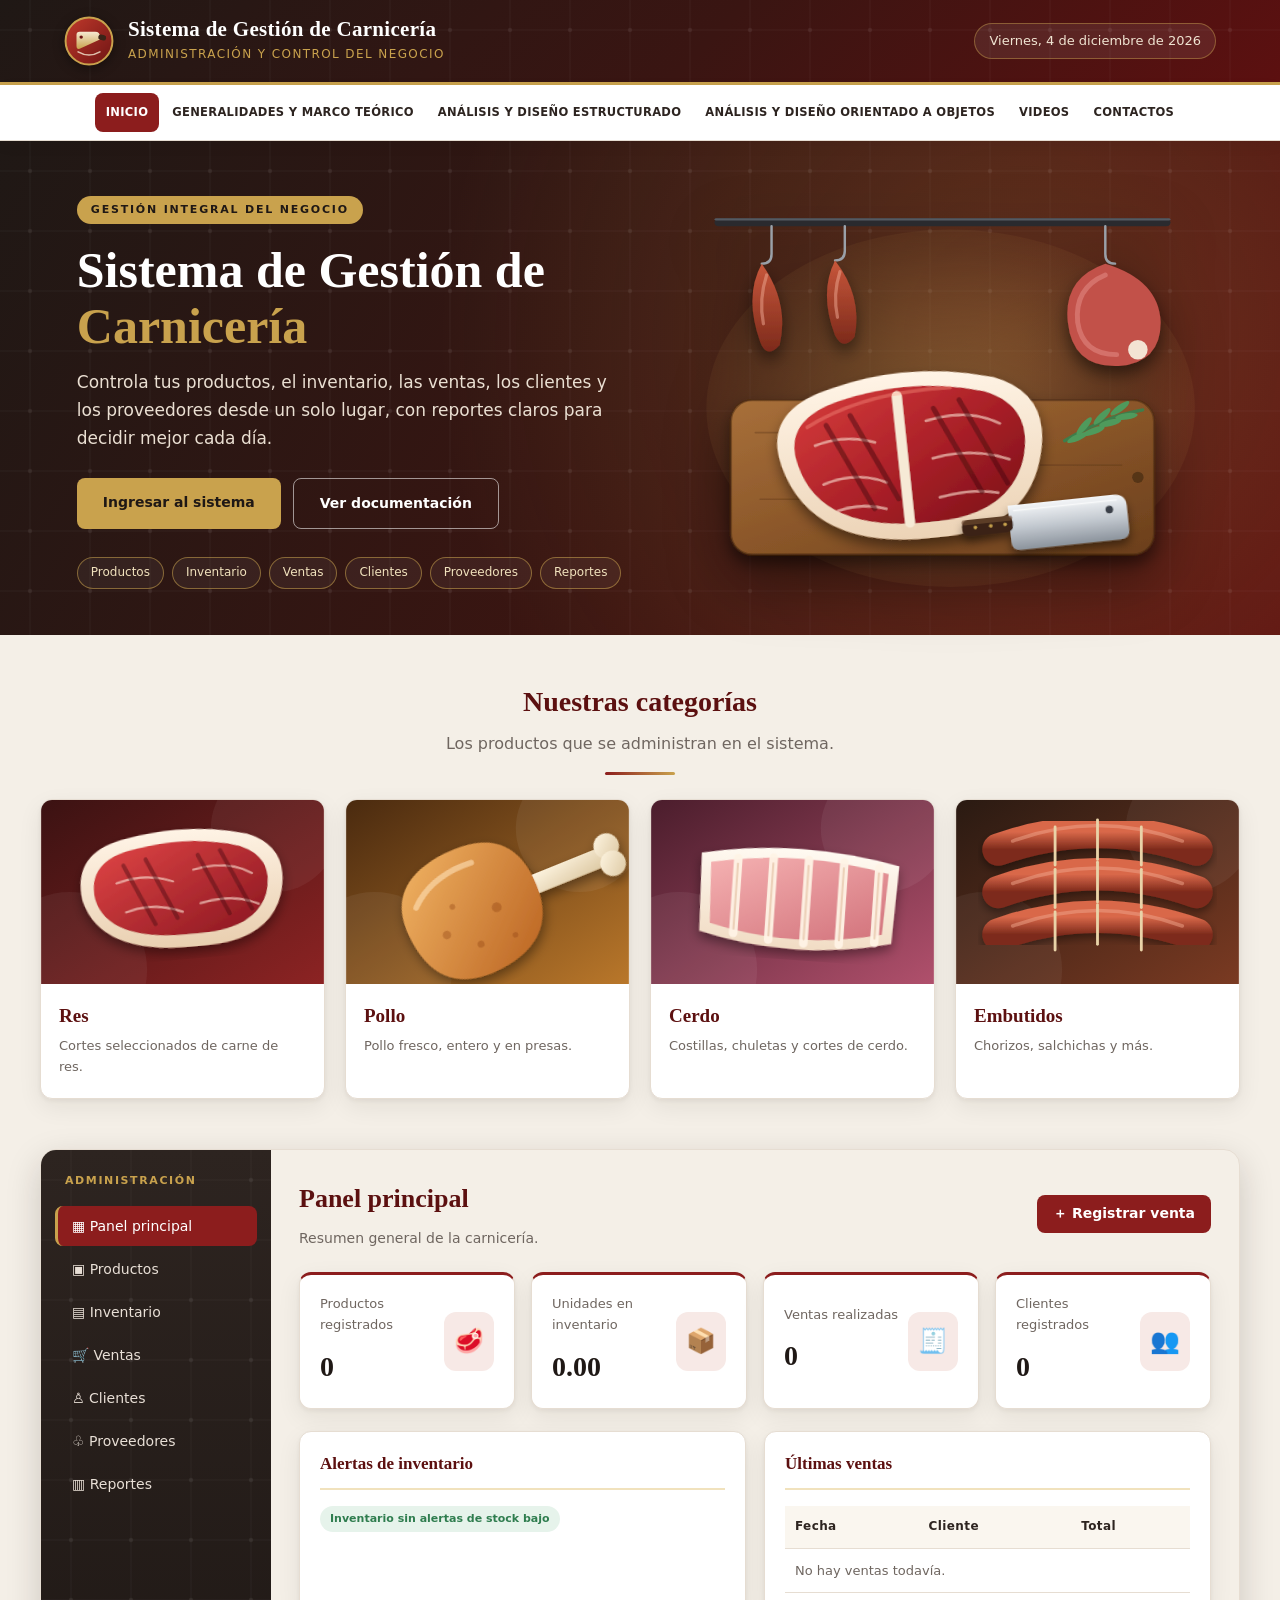
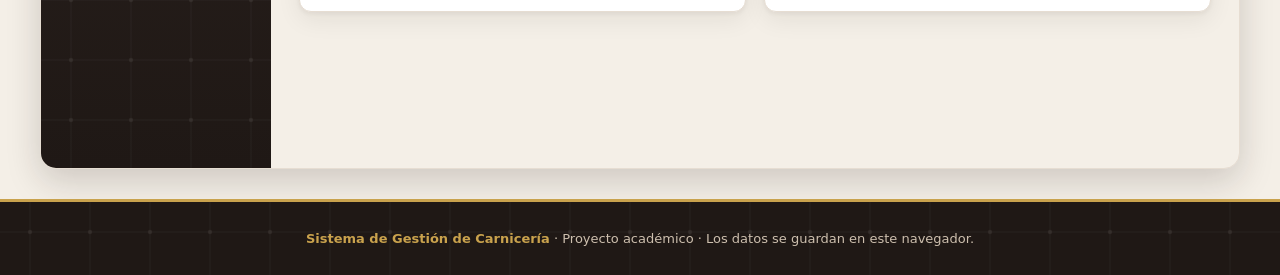
<file: index.html>
<!doctype html>
<html lang="es">
  <head>
    <meta charset="UTF-8" />
    <meta name="viewport" content="width=device-width, initial-scale=1.0" />
    <title>Sistema de Gestión de Carnicería</title>
    <link rel="icon" type="image/svg+xml" href="img/carniceria/logo.svg" />
    <link rel="stylesheet" href="css/estilos.css" />
    <link rel="stylesheet" href="css/sistema.css" />
  </head>
  <body>
    <header class="site-header">
      <a class="brand" href="index.html">
        <img class="brand-logo" src="img/carniceria/logo.svg" alt="Logo de la carnicería" />
        <span>
          <span class="brand-name">Sistema de Gestión de Carnicería</span>
          <span class="brand-sub">Administración y control del negocio</span>
        </span>
      </a>
      <span id="fecha" class="fecha" data-largo></span>
    </header>

    <!-- Menú principal del sitio: se mantienen las seis opciones solicitadas -->
    <nav class="site-nav">
      <a class="active" href="index.html">INICIO</a>
      <a href="marcoTeorico.html">GENERALIDADES Y MARCO TEÓRICO</a>
      <a href="analisisEstructurado.html">ANÁLISIS Y DISEÑO ESTRUCTURADO</a>
      <a href="analisisOO.html">ANÁLISIS Y DISEÑO ORIENTADO A OBJETOS </a>
      <a href="videos.html">VIDEOS</a>
      <a href="contactos.html">CONTACTOS</a>
    </nav>

    <!-- PORTADA DE BIENVENIDA -->
    <section class="portada">
      <div class="portada-texto">
        <span class="portada-etiqueta">GESTIÓN INTEGRAL DEL NEGOCIO</span>
        <h1>Sistema de Gestión de <span>Carnicería</span></h1>
        <p>
          Controla tus productos, el inventario, las ventas, los clientes y los proveedores desde un solo
          lugar, con reportes claros para decidir mejor cada día.
        </p>
        <div class="portada-botones">
          <a class="btn-portada" href="#sistema">Ingresar al sistema</a>
          <a class="btn-portada secundario" href="marcoTeorico.html">Ver documentación</a>
        </div>
        <div class="portada-modulos">
          <span>Productos</span>
          <span>Inventario</span>
          <span>Ventas</span>
          <span>Clientes</span>
          <span>Proveedores</span>
          <span>Reportes</span>
        </div>
      </div>
      <div class="portada-imagen">
        <img src="img/carniceria/hero.svg" alt="Tabla de carnicero con corte de carne y cuchillo" />
      </div>
    </section>

    <!-- CATEGORÍAS DE PRODUCTOS -->
    <section class="categorias">
      <div class="titulo-seccion">
        <h2>Nuestras categorías</h2>
        <p>Los productos que se administran en el sistema.</p>
      </div>
      <div class="categorias-grid">
        <article class="categoria">
          <img loading="lazy" src="img/carniceria/res.svg" alt="Carne de res" />
          <div>
            <h3>Res</h3>
            <p>Cortes seleccionados de carne de res.</p>
          </div>
        </article>
        <article class="categoria">
          <img loading="lazy" src="img/carniceria/pollo.svg" alt="Pollo" />
          <div>
            <h3>Pollo</h3>
            <p>Pollo fresco, entero y en presas.</p>
          </div>
        </article>
        <article class="categoria">
          <img loading="lazy" src="img/carniceria/cerdo.svg" alt="Cerdo" />
          <div>
            <h3>Cerdo</h3>
            <p>Costillas, chuletas y cortes de cerdo.</p>
          </div>
        </article>
        <article class="categoria">
          <img loading="lazy" src="img/carniceria/embutidos.svg" alt="Embutidos" />
          <div>
            <h3>Embutidos</h3>
            <p>Chorizos, salchichas y más.</p>
          </div>
        </article>
      </div>
    </section>

    <!-- SISTEMA DE GESTIÓN -->
    <div class="sistema" id="sistema">
      <div class="layout">
        <aside class="sidebar">
          <h3>Administración</h3>
          <button class="side-btn active" data-section="dashboard">▦ Panel principal</button>
          <button class="side-btn" data-section="productos">▣ Productos</button>
          <button class="side-btn" data-section="inventario">▤ Inventario</button>
          <button class="side-btn" data-section="ventas">🛒 Ventas</button>
          <button class="side-btn" data-section="clientes">♙ Clientes</button>
          <button class="side-btn" data-section="proveedores">♧ Proveedores</button>
          <button class="side-btn" data-section="reportes">▥ Reportes</button>
        </aside>

        <main>
          <section id="dashboard" class="section active">
            <div class="page-title">
              <div>
                <h2>Panel principal</h2>
                <p>Resumen general de la carnicería.</p>
              </div>
              <button class="btn" onclick="mostrarSeccion('ventas')">＋ Registrar venta</button>
            </div>
            <div class="cards">
              <div class="card metric">
                <div>
                  <div class="label">Productos registrados</div>
                  <div class="number" id="totalProductos">0</div>
                </div>
                <span class="symbol">🥩</span>
              </div>
              <div class="card metric">
                <div>
                  <div class="label">Unidades en inventario</div>
                  <div class="number" id="totalInventario">0</div>
                </div>
                <span class="symbol">📦</span>
              </div>
              <div class="card metric">
                <div>
                  <div class="label">Ventas realizadas</div>
                  <div class="number" id="totalVentas">0</div>
                </div>
                <span class="symbol">🧾</span>
              </div>
              <div class="card metric">
                <div>
                  <div class="label">Clientes registrados</div>
                  <div class="number" id="totalClientes">0</div>
                </div>
                <span class="symbol">👥</span>
              </div>
            </div>
            <div class="grid-two">
              <div class="panel">
                <h3>Alertas de inventario</h3>
                <div id="alertasInventario" class="muted">No hay alertas.</div>
              </div>
              <div class="panel">
                <h3>Últimas ventas</h3>
                <div class="table-wrap">
                  <table>
                    <thead>
                      <tr>
                        <th>Fecha</th>
                        <th>Cliente</th>
                        <th>Total</th>
                      </tr>
                    </thead>
                    <tbody id="ultimasVentas"></tbody>
                  </table>
                </div>
              </div>
            </div>
          </section>

          <section id="productos" class="section">
            <div class="page-title">
              <div>
                <h2>Productos</h2>
                <p>Registra y administra los productos que ofrece la carnicería.</p>
              </div>
            </div>
            <div class="grid-two">
              <div class="panel">
                <h3>Registrar producto</h3>
                <form id="formProducto">
                  <input type="hidden" id="productoId" />
                  <div class="form-grid">
                    <div class="field full">
                      <label for="nombreProducto">Nombre del producto *</label
                      ><input id="nombreProducto" required placeholder="Ej. Carne de res" />
                    </div>
                    <div class="field">
                      <label for="categoriaProducto">Categoría *</label
                      ><select id="categoriaProducto" required>
                        <option value="">Seleccionar</option>
                        <option>Res</option>
                        <option>Pollo</option>
                        <option>Cerdo</option>
                        <option>Embutidos</option>
                        <option>Otros</option>
                      </select>
                    </div>
                    <div class="field">
                      <label for="precioProducto">Precio por unidad (Bs) *</label
                      ><input id="precioProducto" type="number" min="0.01" step="0.01" required />
                    </div>
                    <div class="field">
                      <label for="stockProducto">Stock inicial *</label
                      ><input id="stockProducto" type="number" min="0" step="0.01" required />
                    </div>
                    <div class="field">
                      <label for="unidadProducto">Unidad</label
                      ><select id="unidadProducto">
                        <option value="kg">Kilogramo (kg)</option>
                        <option value="unidad">Unidad</option>
                        <option value="paquete">Paquete</option>
                      </select>
                    </div>
                  </div>
                  <div class="actions">
                    <button class="btn" type="submit" id="guardarProducto">Guardar producto</button
                    ><button class="btn secondary" type="button" onclick="limpiarProducto()">Limpiar</button>
                  </div>
                </form>
              </div>
              <div class="panel">
                <h3>Listado de productos</h3>
                <input
                  class="search"
                  id="buscarProducto"
                  placeholder="Buscar producto..."
                  oninput="renderProductos()"
                />
                <div class="table-wrap">
                  <table>
                    <thead>
                      <tr>
                        <th>Producto</th>
                        <th>Categoría</th>
                        <th>Precio</th>
                        <th>Stock</th>
                        <th>Acciones</th>
                      </tr>
                    </thead>
                    <tbody id="tablaProductos"></tbody>
                  </table>
                </div>
              </div>
            </div>
          </section>

          <section id="inventario" class="section">
            <div class="page-title">
              <div>
                <h2>Inventario</h2>
                <p>Consulta las existencias y actualiza las cantidades disponibles.</p>
              </div>
            </div>
            <div class="panel">
              <input
                class="search"
                id="buscarInventario"
                placeholder="Buscar producto..."
                oninput="renderInventario()"
              />
              <div class="table-wrap">
                <table>
                  <thead>
                    <tr>
                      <th>Producto</th>
                      <th>Categoría</th>
                      <th>Stock actual</th>
                      <th>Unidad</th>
                      <th>Actualizar stock</th>
                    </tr>
                  </thead>
                  <tbody id="tablaInventario"></tbody>
                </table>
              </div>
            </div>
          </section>

          <section id="ventas" class="section">
            <div class="page-title">
              <div>
                <h2>Ventas</h2>
                <p>Registra una venta. El sistema descontará automáticamente el stock.</p>
              </div>
            </div>
            <div class="notice">
              Antes de confirmar, verifica los productos, cantidades y el total de la venta.
            </div>
            <div class="grid-two">
              <div class="panel">
                <h3>Nueva venta</h3>
                <div class="field">
                  <label for="clienteVenta">Cliente</label
                  ><select id="clienteVenta">
                    <option value="">Cliente ocasional</option>
                  </select>
                </div>
                <div class="field" style="margin-top: 12px">
                  <label for="productoVenta">Producto</label
                  ><select id="productoVenta">
                    <option value="">Seleccionar producto</option>
                  </select>
                </div>
                <div class="field" style="margin-top: 12px">
                  <label for="cantidadVenta">Cantidad</label
                  ><input id="cantidadVenta" type="number" min="0.01" step="0.01" value="1" />
                </div>
                <div class="actions">
                  <button class="btn" type="button" id="agregarVenta">Agregar a la venta</button>
                </div>
              </div>
              <div class="panel">
                <h3>Detalle de venta</h3>
                <div class="table-wrap">
                  <table>
                    <thead>
                      <tr>
                        <th>Producto</th>
                        <th>Cant.</th>
                        <th>Subtotal</th>
                        <th></th>
                      </tr>
                    </thead>
                    <tbody id="detalleVenta"></tbody>
                  </table>
                </div>
                <div class="total-line">Total: Bs <span id="totalPagar">0.00</span></div>
                <div class="actions">
                  <button class="btn" id="confirmarVenta" type="button">Confirmar venta</button
                  ><button class="btn secondary" type="button" onclick="vaciarCarrito()">Cancelar</button>
                </div>
              </div>
            </div>
            <div class="panel" style="margin-top: 18px">
              <h3>Historial de ventas</h3>
              <div class="table-wrap">
                <table>
                  <thead>
                    <tr>
                      <th>N.º</th>
                      <th>Fecha</th>
                      <th>Cliente</th>
                      <th>Detalle</th>
                      <th>Total</th>
                    </tr>
                  </thead>
                  <tbody id="historialVentas"></tbody>
                </table>
              </div>
            </div>
          </section>

          <section id="clientes" class="section">
            <div class="page-title">
              <div>
                <h2>Clientes</h2>
                <p>Registra los datos de los clientes de la carnicería.</p>
              </div>
            </div>
            <div class="grid-two">
              <div class="panel">
                <h3>Registrar cliente</h3>
                <form id="formCliente">
                  <input type="hidden" id="clienteId" />
                  <div class="field">
                    <label for="nombreCliente">Nombre completo *</label><input id="nombreCliente" required />
                  </div>
                  <div class="field" style="margin-top: 12px">
                    <label for="telefonoCliente">Teléfono</label><input id="telefonoCliente" type="tel" />
                  </div>
                  <div class="field" style="margin-top: 12px">
                    <label for="correoCliente">Correo electrónico</label
                    ><input id="correoCliente" type="email" />
                  </div>
                  <div class="actions">
                    <button class="btn" type="submit">Guardar cliente</button
                    ><button class="btn secondary" type="button" onclick="limpiarCliente()">Limpiar</button>
                  </div>
                </form>
              </div>
              <div class="panel">
                <h3>Listado de clientes</h3>
                <input
                  class="search"
                  id="buscarCliente"
                  placeholder="Buscar cliente..."
                  oninput="renderClientes()"
                />
                <div class="table-wrap">
                  <table>
                    <thead>
                      <tr>
                        <th>Nombre</th>
                        <th>Teléfono</th>
                        <th>Correo</th>
                        <th>Acciones</th>
                      </tr>
                    </thead>
                    <tbody id="tablaClientes"></tbody>
                  </table>
                </div>
              </div>
            </div>
          </section>

          <section id="proveedores" class="section">
            <div class="page-title">
              <div>
                <h2>Proveedores</h2>
                <p>Administra los datos de los proveedores.</p>
              </div>
            </div>
            <div class="grid-two">
              <div class="panel">
                <h3>Registrar proveedor</h3>
                <form id="formProveedor">
                  <input type="hidden" id="proveedorId" />
                  <div class="field">
                    <label for="nombreProveedor">Nombre del proveedor *</label
                    ><input id="nombreProveedor" required />
                  </div>
                  <div class="field" style="margin-top: 12px">
                    <label for="contactoProveedor">Persona de contacto</label><input id="contactoProveedor" />
                  </div>
                  <div class="field" style="margin-top: 12px">
                    <label for="telefonoProveedor">Teléfono</label><input id="telefonoProveedor" type="tel" />
                  </div>
                  <div class="field" style="margin-top: 12px">
                    <label for="productoProveedor">Producto que suministra</label
                    ><input id="productoProveedor" />
                  </div>
                  <div class="actions">
                    <button class="btn" type="submit">Guardar proveedor</button
                    ><button class="btn secondary" type="button" onclick="limpiarProveedor()">Limpiar</button>
                  </div>
                </form>
              </div>
              <div class="panel">
                <h3>Listado de proveedores</h3>
                <input
                  class="search"
                  id="buscarProveedor"
                  placeholder="Buscar proveedor..."
                  oninput="renderProveedores()"
                />
                <div class="table-wrap">
                  <table>
                    <thead>
                      <tr>
                        <th>Proveedor</th>
                        <th>Contacto</th>
                        <th>Teléfono</th>
                        <th>Suministro</th>
                        <th>Acciones</th>
                      </tr>
                    </thead>
                    <tbody id="tablaProveedores"></tbody>
                  </table>
                </div>
              </div>
            </div>
          </section>

          <section id="reportes" class="section">
            <div class="page-title">
              <div>
                <h2>Reportes</h2>
                <p>Consulta un resumen de las operaciones registradas.</p>
              </div>
              <button class="btn secondary" onclick="window.print()">Imprimir reporte</button>
            </div>
            <div class="cards">
              <div class="card">
                <div class="label muted">Ingresos totales</div>
                <div class="number" id="ingresosTotales">Bs 0.00</div>
              </div>
              <div class="card">
                <div class="label muted">Cantidad de ventas</div>
                <div class="number" id="cantidadVentas">0</div>
              </div>
              <div class="card">
                <div class="label muted">Productos registrados</div>
                <div class="number" id="productosRegistrados">0</div>
              </div>
              <div class="card">
                <div class="label muted">Productos con stock bajo</div>
                <div class="number" id="alertasStock">0</div>
              </div>
            </div>
            <div class="panel">
              <h3>Resumen de ventas</h3>
              <div class="table-wrap">
                <table>
                  <thead>
                    <tr>
                      <th>Fecha</th>
                      <th>Cliente</th>
                      <th>Productos</th>
                      <th>Total</th>
                    </tr>
                  </thead>
                  <tbody id="tablaReportes"></tbody>
                </table>
              </div>
            </div>
          </section>
        </main>
      </div>
    </div>
    <footer class="site-footer">
      <strong>Sistema de Gestión de Carnicería</strong> · Proyecto académico · Los datos se guardan en este
      navegador.
    </footer>

    <script src="js/comun.js"></script>
    <script src="js/sistema.js"></script>
  </body>
</html>
</file>
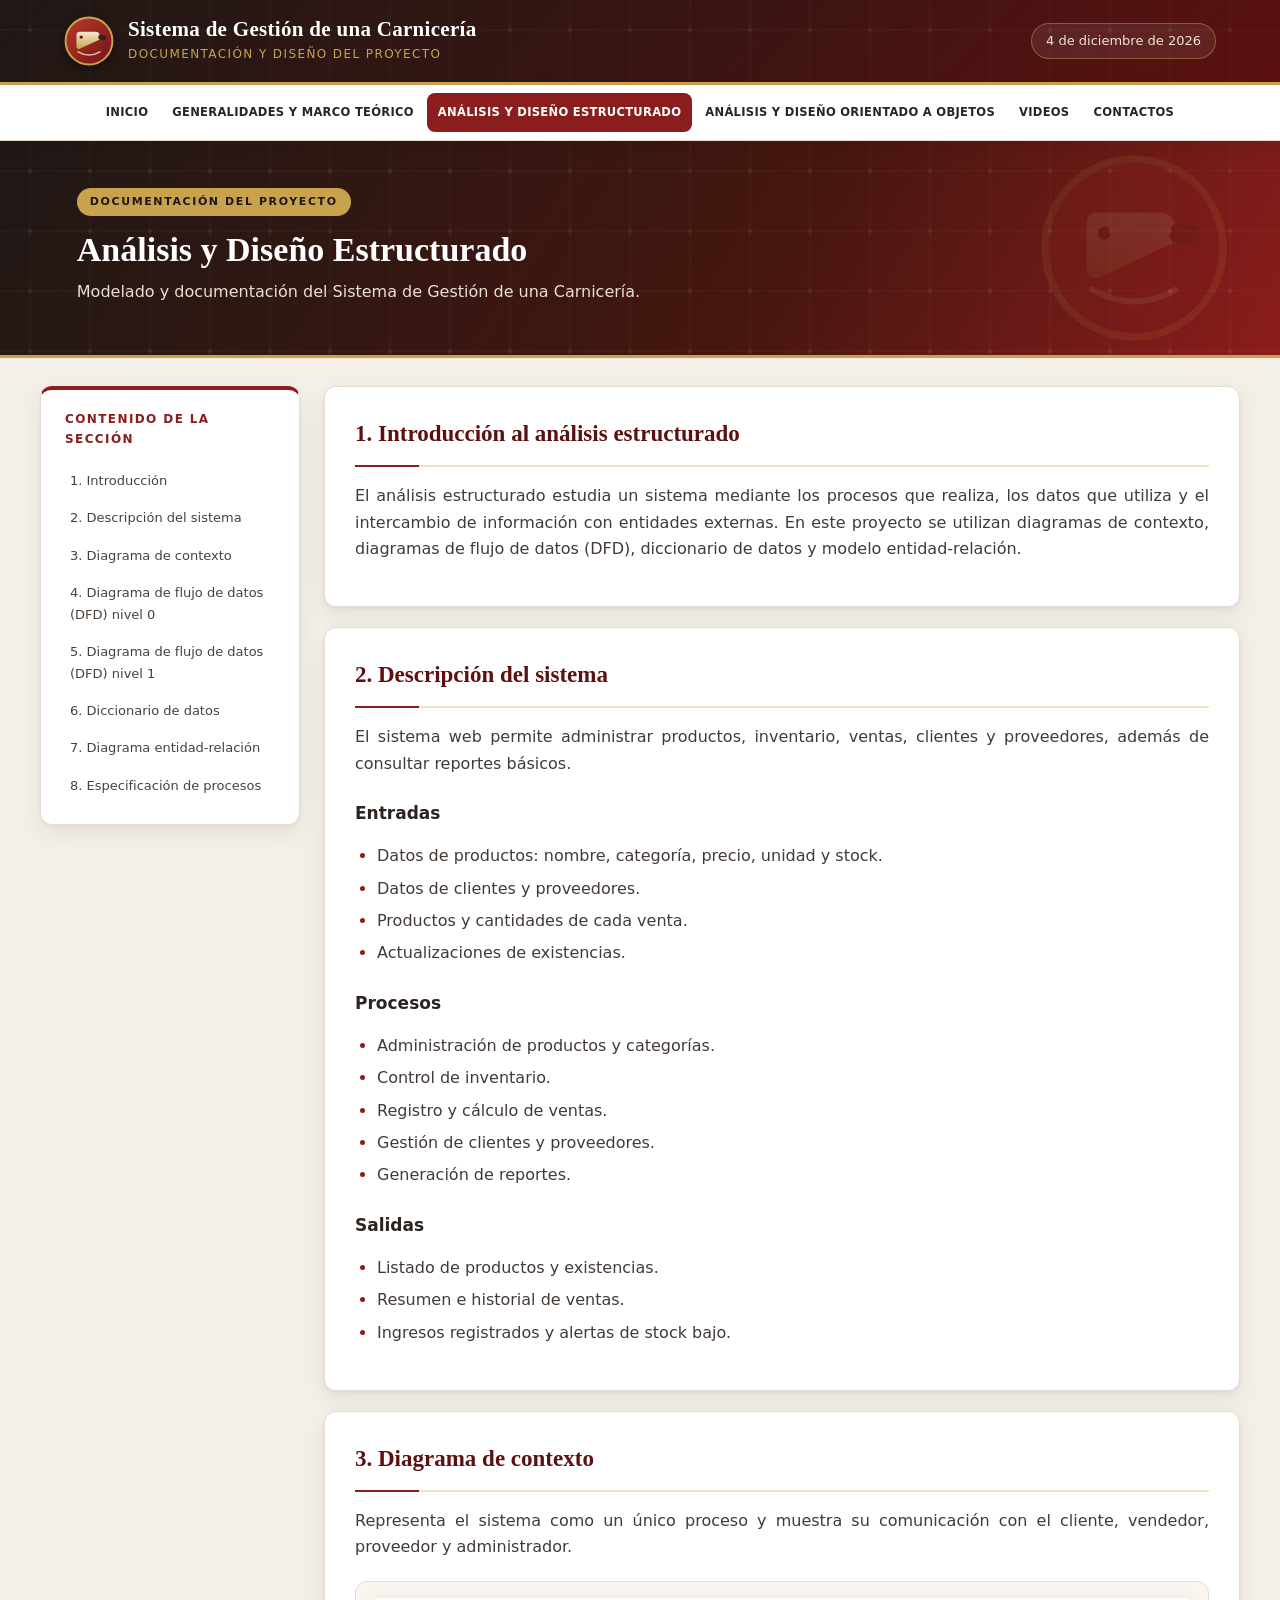
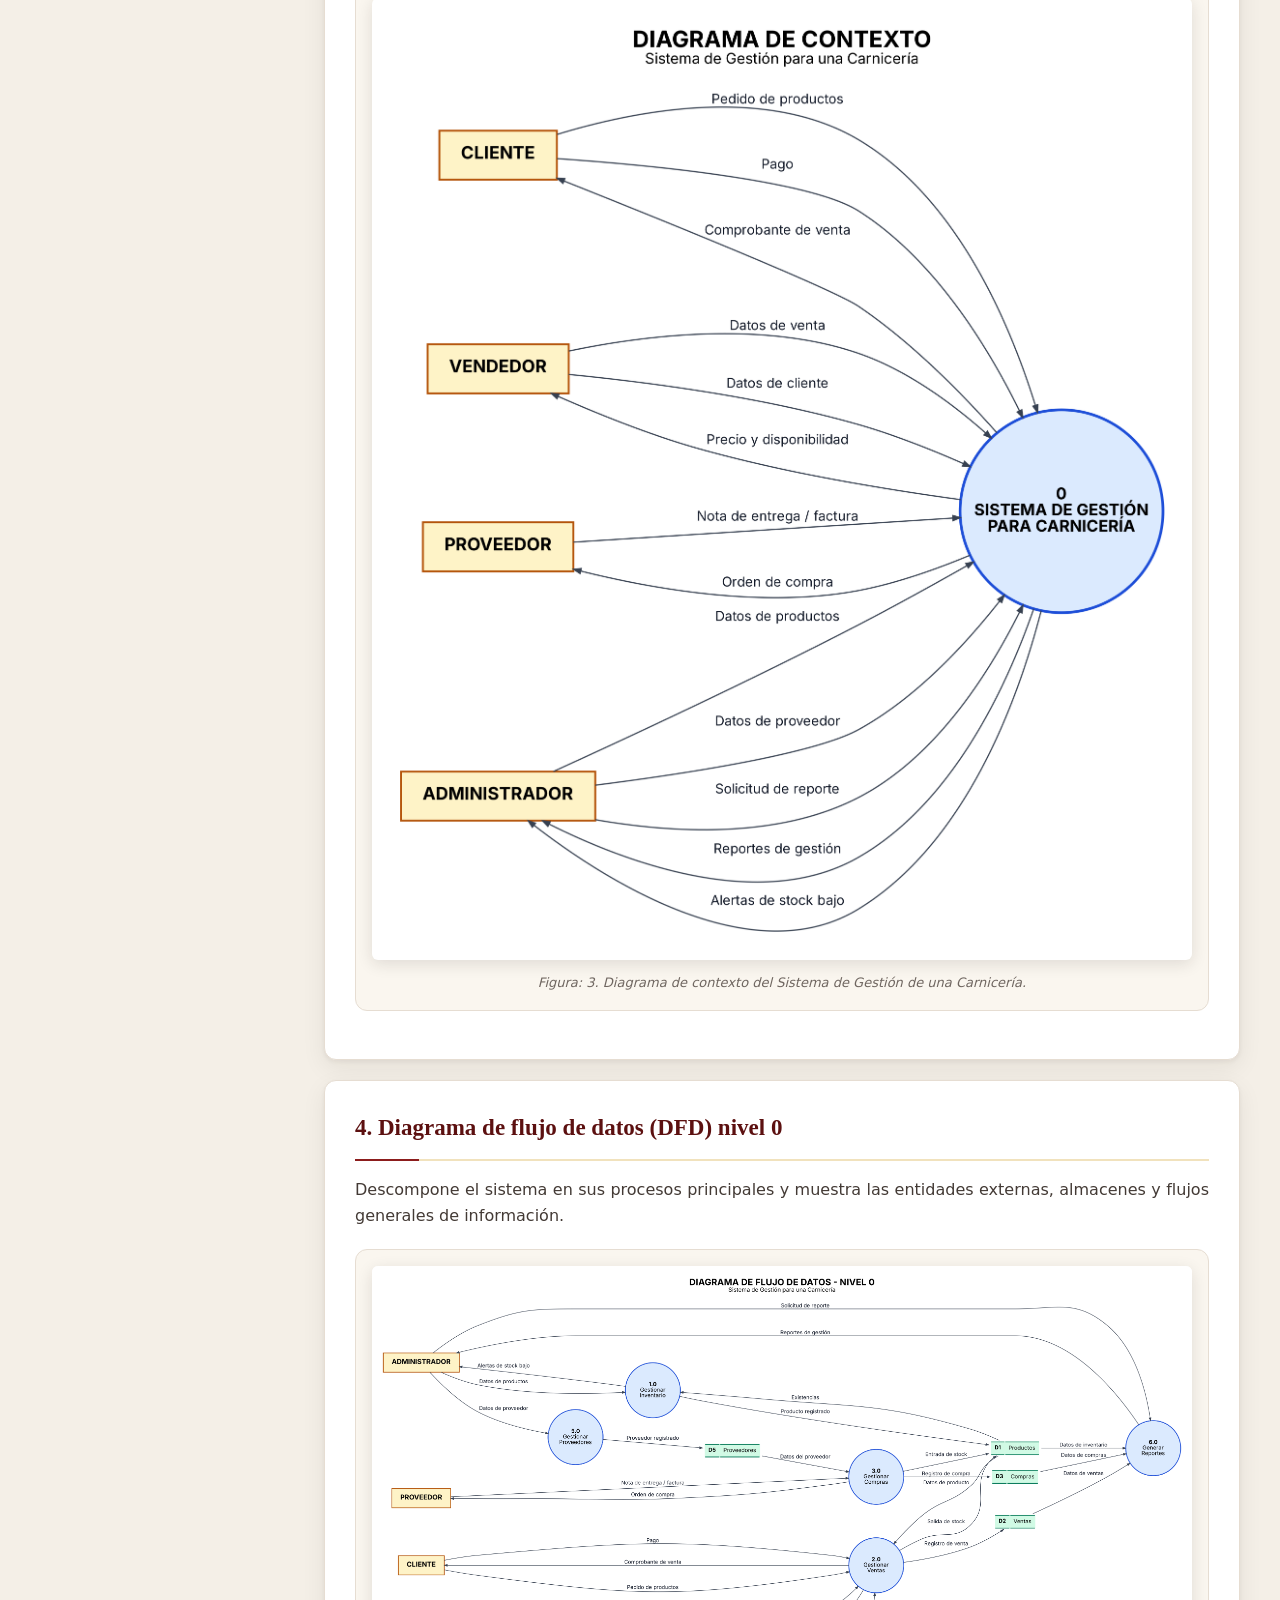
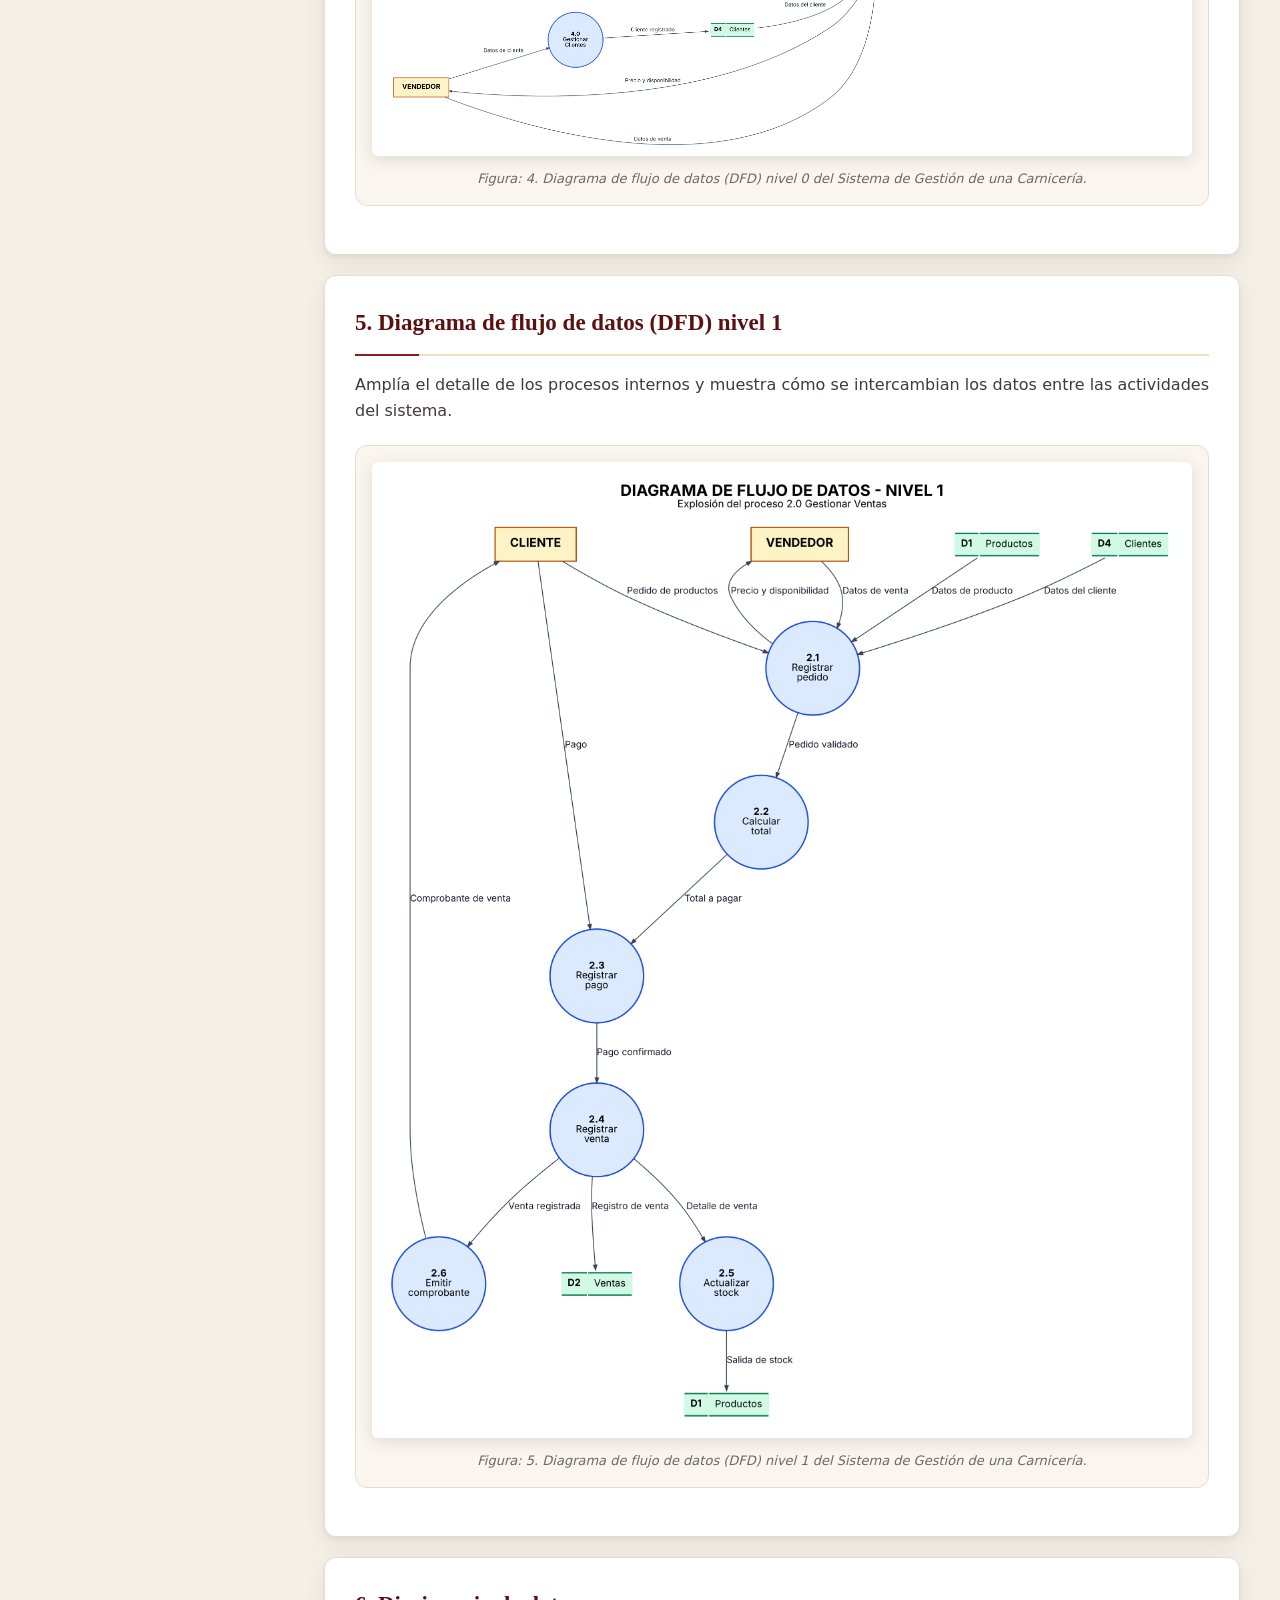
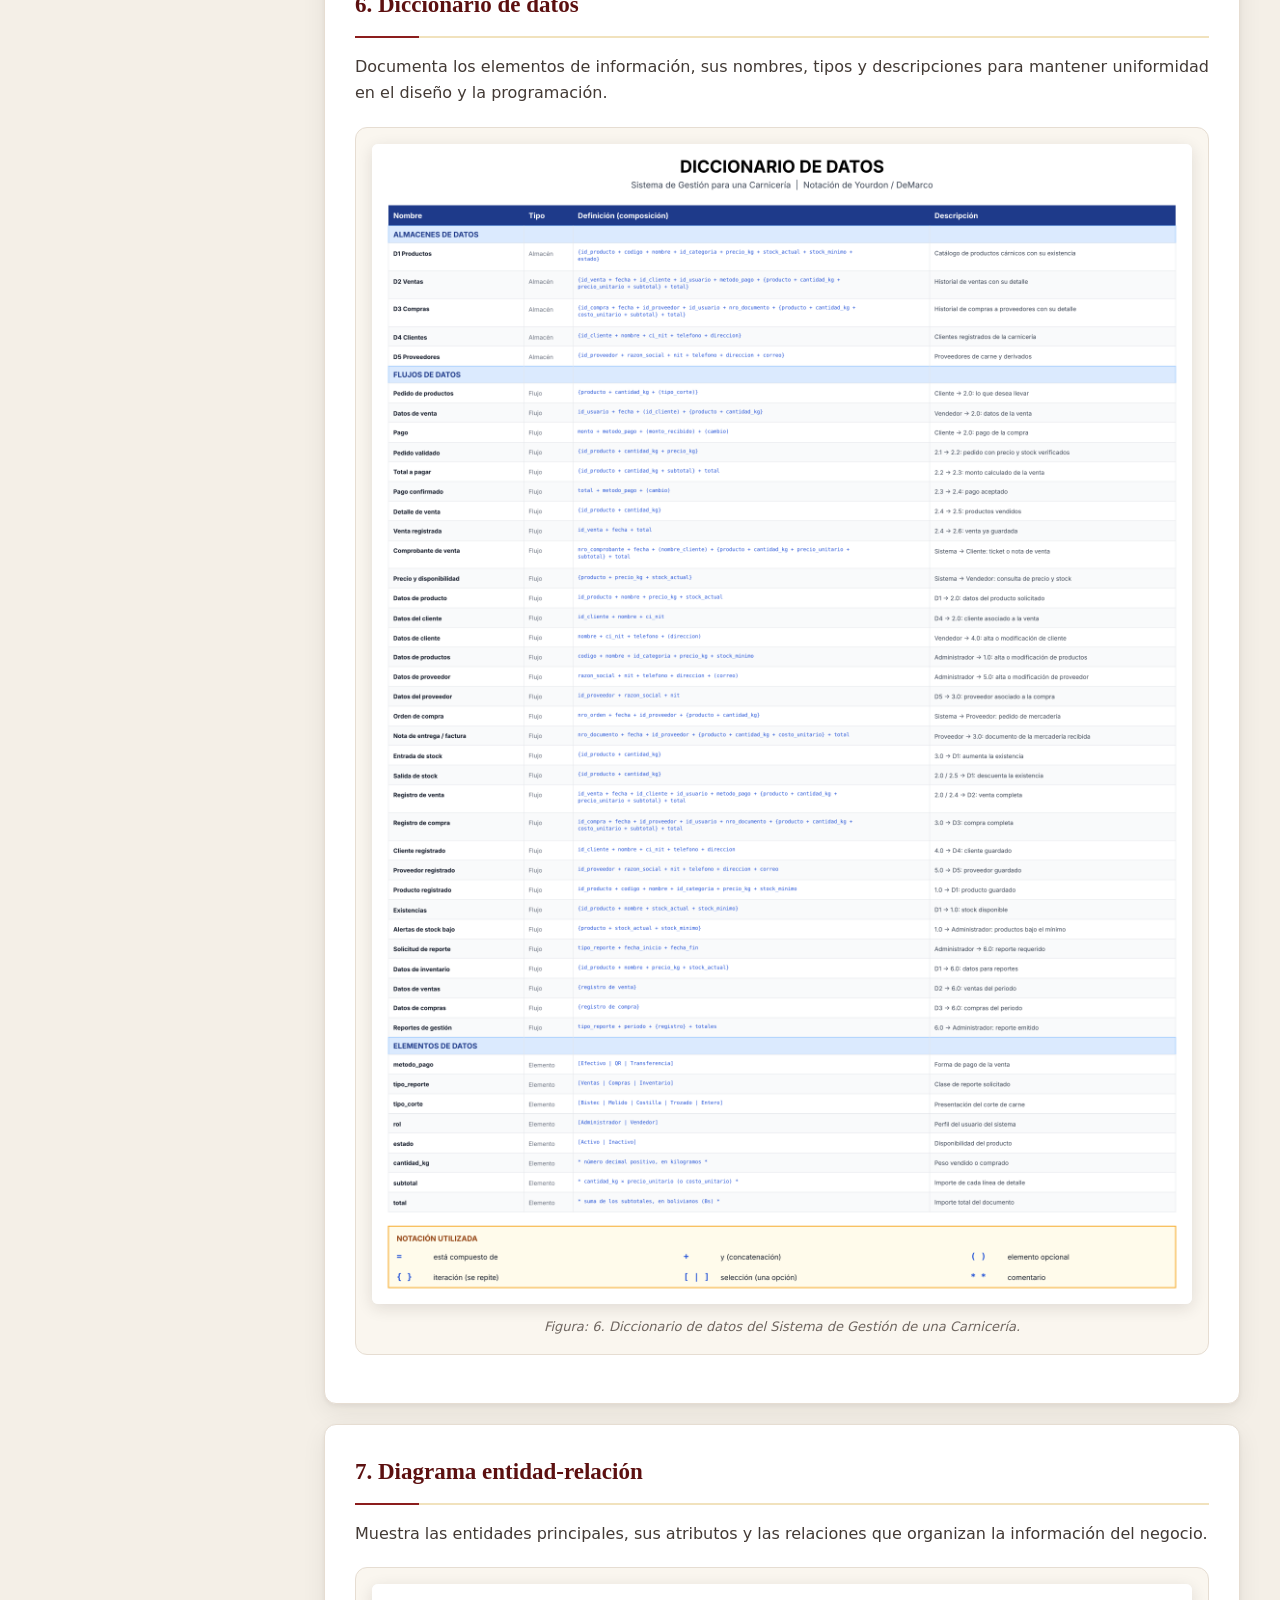
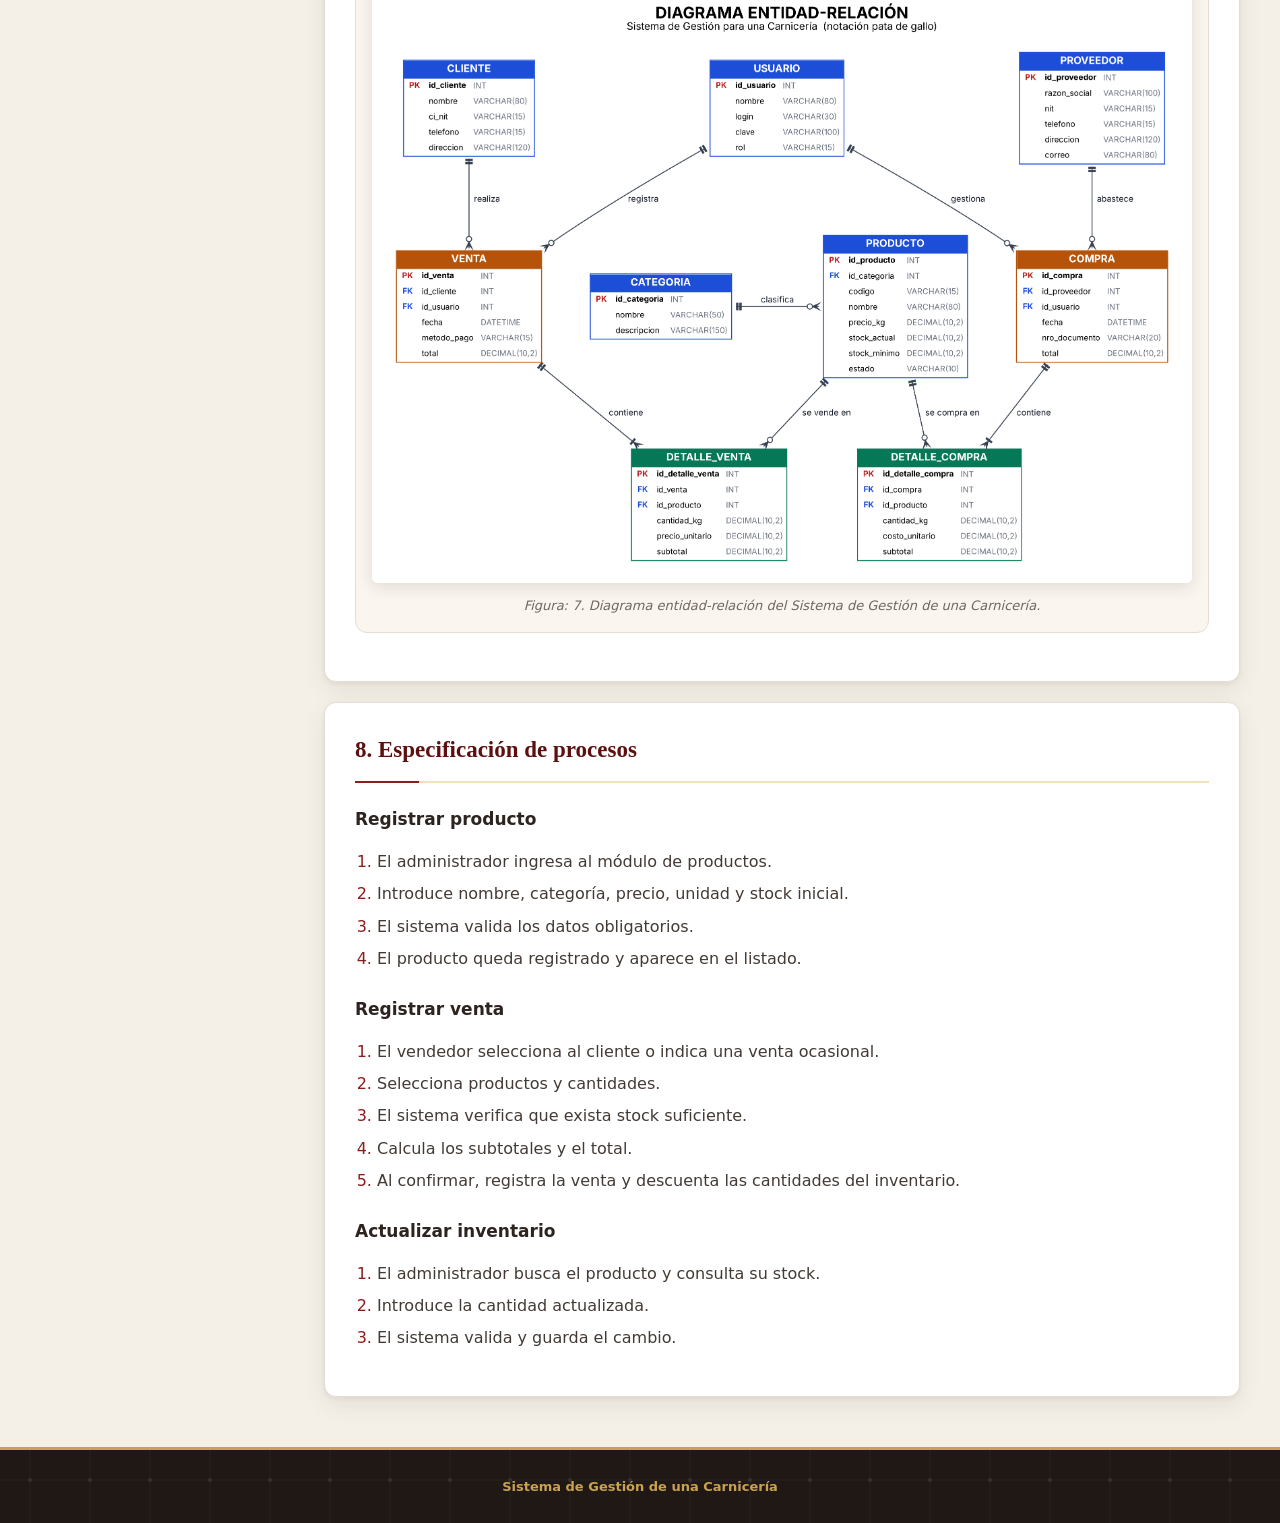
<file: analisisEstructurado.html>
<!doctype html>
<html lang="es">
  <head>
    <meta charset="UTF-8" />
    <meta name="viewport" content="width=device-width, initial-scale=1.0" />
    <title>Análisis y Diseño Estructurado | Sistema de Gestión de Carnicería</title>
    <link rel="icon" type="image/svg+xml" href="img/carniceria/logo.svg" />
    <link rel="stylesheet" href="css/estilos.css" />
  </head>
  <body>
    <header class="site-header">
      <a class="brand" href="index.html">
        <img class="brand-logo" src="img/carniceria/logo.svg" alt="Logo de la carnicería" />
        <span>
          <span class="brand-name">Sistema de Gestión de una Carnicería</span>
          <span class="brand-sub">Documentación y diseño del proyecto</span>
        </span>
      </a>
      <span id="fecha" class="fecha"></span>
    </header>
    <nav class="site-nav">
      <a href="index.html">INICIO</a>
      <a href="marcoTeorico.html">GENERALIDADES Y MARCO TEÓRICO</a>
      <a class="active" href="analisisEstructurado.html">ANÁLISIS Y DISEÑO ESTRUCTURADO</a>
      <a href="analisisOO.html">ANÁLISIS Y DISEÑO ORIENTADO A OBJETOS </a>
      <a href="videos.html">VIDEOS</a>
      <a href="contactos.html">CONTACTOS</a>
    </nav>
    <section class="hero">
      <span class="tag">DOCUMENTACIÓN DEL PROYECTO</span>
      <h1>Análisis y Diseño Estructurado</h1>
      <p>Modelado y documentación del Sistema de Gestión de una Carnicería.</p>
    </section>
    <div class="wrapper">
      <aside class="contents">
        <h3>CONTENIDO DE LA SECCIÓN</h3>
        <nav>
          <a href="#intro">1. Introducción</a><a href="#descripcion">2. Descripción del sistema</a
          ><a href="#contexto">3. Diagrama de contexto</a
          ><a href="#dfd0">4. Diagrama de flujo de datos (DFD) nivel 0</a
          ><a href="#dfd1">5. Diagrama de flujo de datos (DFD) nivel 1</a
          ><a href="#diccionario">6. Diccionario de datos</a><a href="#er">7. Diagrama entidad-relación</a
          ><a href="#procesos">8. Especificación de procesos</a>
        </nav>
      </aside>
      <main>
        <section class="article-section" id="intro">
          <h2>1. Introducción al análisis estructurado</h2>
          <p>
            El análisis estructurado estudia un sistema mediante los procesos que realiza, los datos que
            utiliza y el intercambio de información con entidades externas. En este proyecto se utilizan
            diagramas de contexto, diagramas de flujo de datos (DFD), diccionario de datos y modelo
            entidad-relación.
          </p>
        </section>
        <section class="article-section" id="descripcion">
          <h2>2. Descripción del sistema</h2>
          <p>
            El sistema web permite administrar productos, inventario, ventas, clientes y proveedores, además
            de consultar reportes básicos.
          </p>
          <h3>Entradas</h3>
          <ul>
            <li>Datos de productos: nombre, categoría, precio, unidad y stock.</li>
            <li>Datos de clientes y proveedores.</li>
            <li>Productos y cantidades de cada venta.</li>
            <li>Actualizaciones de existencias.</li>
          </ul>
          <h3>Procesos</h3>
          <ul>
            <li>Administración de productos y categorías.</li>
            <li>Control de inventario.</li>
            <li>Registro y cálculo de ventas.</li>
            <li>Gestión de clientes y proveedores.</li>
            <li>Generación de reportes.</li>
          </ul>
          <h3>Salidas</h3>
          <ul>
            <li>Listado de productos y existencias.</li>
            <li>Resumen e historial de ventas.</li>
            <li>Ingresos registrados y alertas de stock bajo.</li>
          </ul>
        </section>
        <section class="article-section" id="contexto">
          <h2>3. Diagrama de contexto</h2>
          <p>
            Representa el sistema como un único proceso y muestra su comunicación con el cliente, vendedor,
            proveedor y administrador.
          </p>
          <figure class="image-frame">
            <img loading="lazy" src="img/diagrama_contexto.png" alt="3. Diagrama de contexto" />
            <figcaption>Figura: 3. Diagrama de contexto del Sistema de Gestión de una Carnicería.</figcaption>
          </figure>
        </section>
        <section class="article-section" id="dfd0">
          <h2>4. Diagrama de flujo de datos (DFD) nivel 0</h2>
          <p>
            Descompone el sistema en sus procesos principales y muestra las entidades externas, almacenes y
            flujos generales de información.
          </p>
          <figure class="image-frame">
            <img
              loading="lazy"
              src="img/dfd_nivel0_150.png"
              alt="4. Diagrama de flujo de datos (DFD) nivel 0"
            />
            <figcaption>
              Figura: 4. Diagrama de flujo de datos (DFD) nivel 0 del Sistema de Gestión de una Carnicería.
            </figcaption>
          </figure>
        </section>
        <section class="article-section" id="dfd1">
          <h2>5. Diagrama de flujo de datos (DFD) nivel 1</h2>
          <p>
            Amplía el detalle de los procesos internos y muestra cómo se intercambian los datos entre las
            actividades del sistema.
          </p>
          <figure class="image-frame">
            <img loading="lazy" src="img/dfd_nivel1.png" alt="5. Diagrama de flujo de datos (DFD) nivel 1" />
            <figcaption>
              Figura: 5. Diagrama de flujo de datos (DFD) nivel 1 del Sistema de Gestión de una Carnicería.
            </figcaption>
          </figure>
        </section>
        <section class="article-section" id="diccionario">
          <h2>6. Diccionario de datos</h2>
          <p>
            Documenta los elementos de información, sus nombres, tipos y descripciones para mantener
            uniformidad en el diseño y la programación.
          </p>
          <figure class="image-frame">
            <img loading="lazy" src="img/diccionario_datos.png" alt="6. Diccionario de datos" />
            <figcaption>Figura: 6. Diccionario de datos del Sistema de Gestión de una Carnicería.</figcaption>
          </figure>
        </section>
        <section class="article-section" id="er">
          <h2>7. Diagrama entidad-relación</h2>
          <p>
            Muestra las entidades principales, sus atributos y las relaciones que organizan la información del
            negocio.
          </p>
          <figure class="image-frame">
            <img loading="lazy" src="img/diagrama_er.png" alt="7. Diagrama entidad-relación" />
            <figcaption>
              Figura: 7. Diagrama entidad-relación del Sistema de Gestión de una Carnicería.
            </figcaption>
          </figure>
        </section>
        <section class="article-section" id="procesos">
          <h2>8. Especificación de procesos</h2>
          <h3>Registrar producto</h3>
          <ol>
            <li>El administrador ingresa al módulo de productos.</li>
            <li>Introduce nombre, categoría, precio, unidad y stock inicial.</li>
            <li>El sistema valida los datos obligatorios.</li>
            <li>El producto queda registrado y aparece en el listado.</li>
          </ol>
          <h3>Registrar venta</h3>
          <ol>
            <li>El vendedor selecciona al cliente o indica una venta ocasional.</li>
            <li>Selecciona productos y cantidades.</li>
            <li>El sistema verifica que exista stock suficiente.</li>
            <li>Calcula los subtotales y el total.</li>
            <li>Al confirmar, registra la venta y descuenta las cantidades del inventario.</li>
          </ol>
          <h3>Actualizar inventario</h3>
          <ol>
            <li>El administrador busca el producto y consulta su stock.</li>
            <li>Introduce la cantidad actualizada.</li>
            <li>El sistema valida y guarda el cambio.</li>
          </ol>
        </section>
      </main>
    </div>
    <footer class="site-footer">
      <strong>Sistema de Gestión de una Carnicería</strong>
    </footer>
    <script src="js/comun.js"></script>
  </body>
</html>
</file>
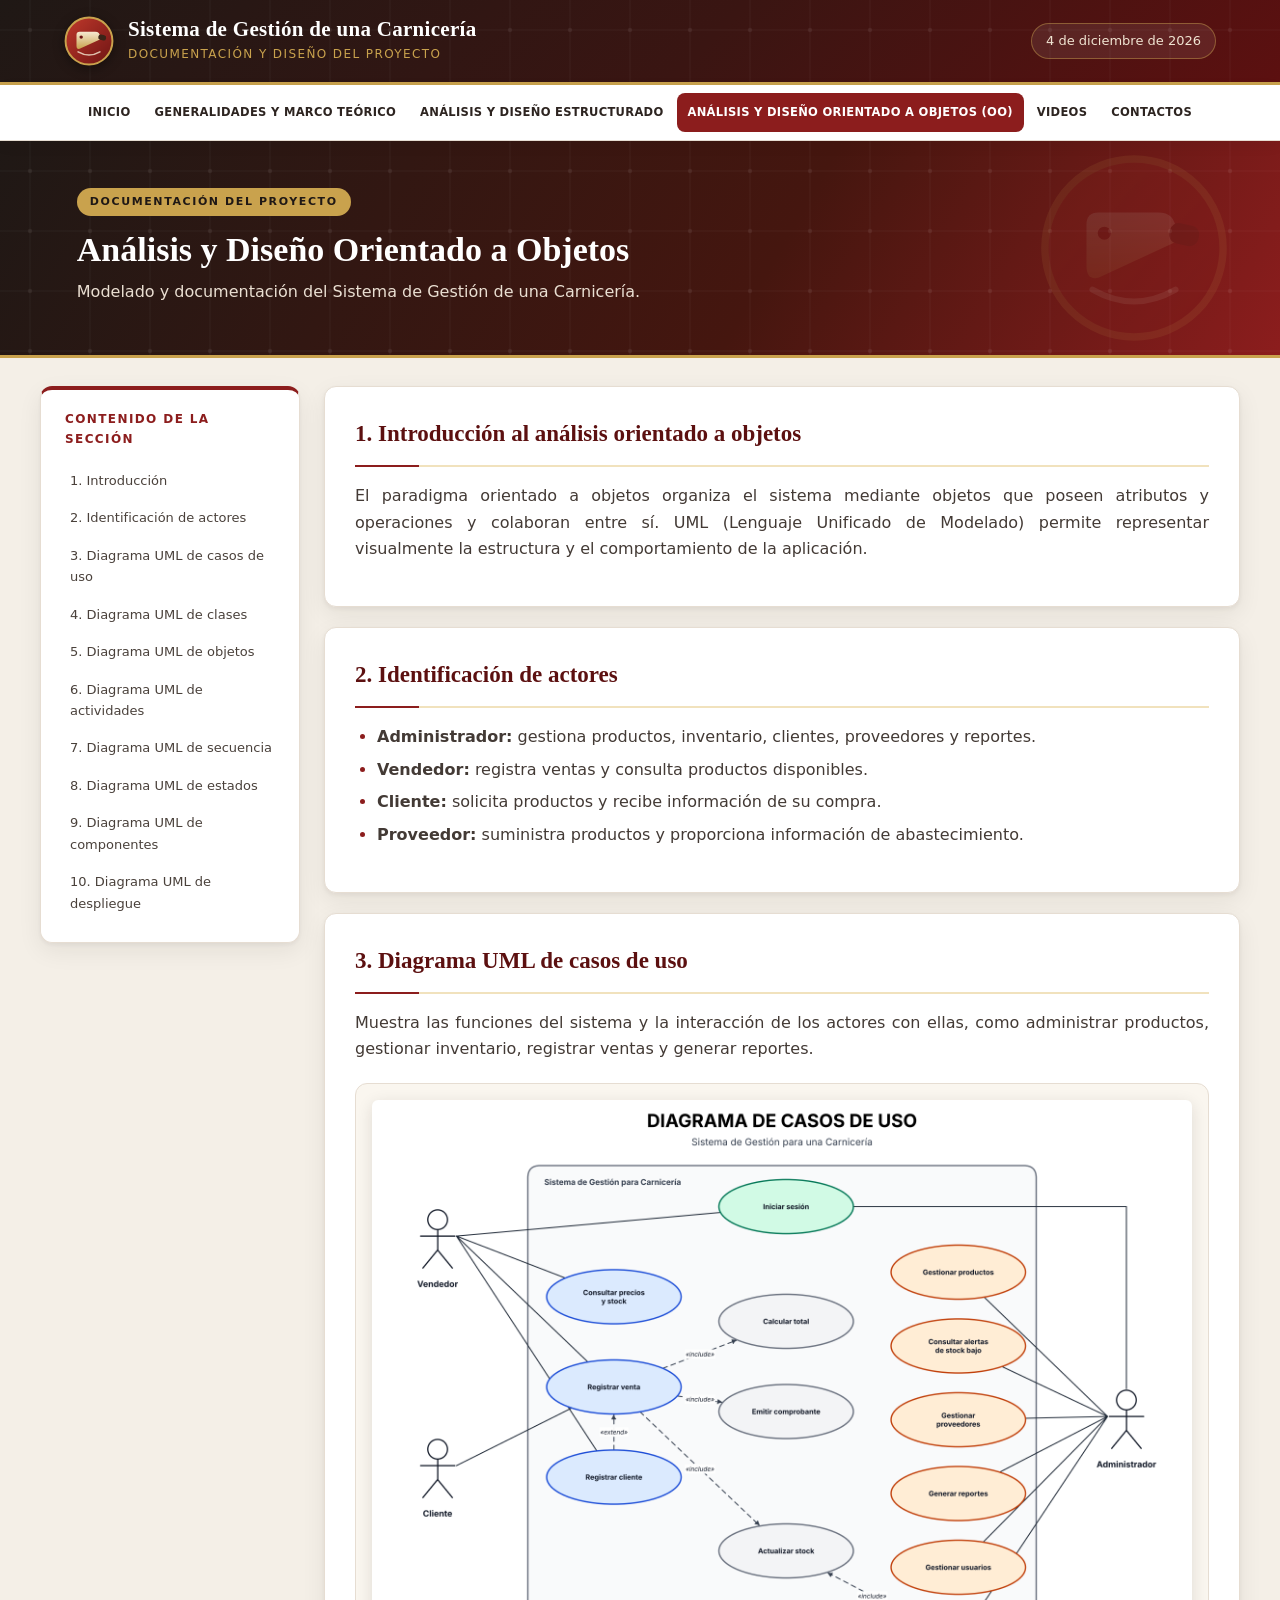
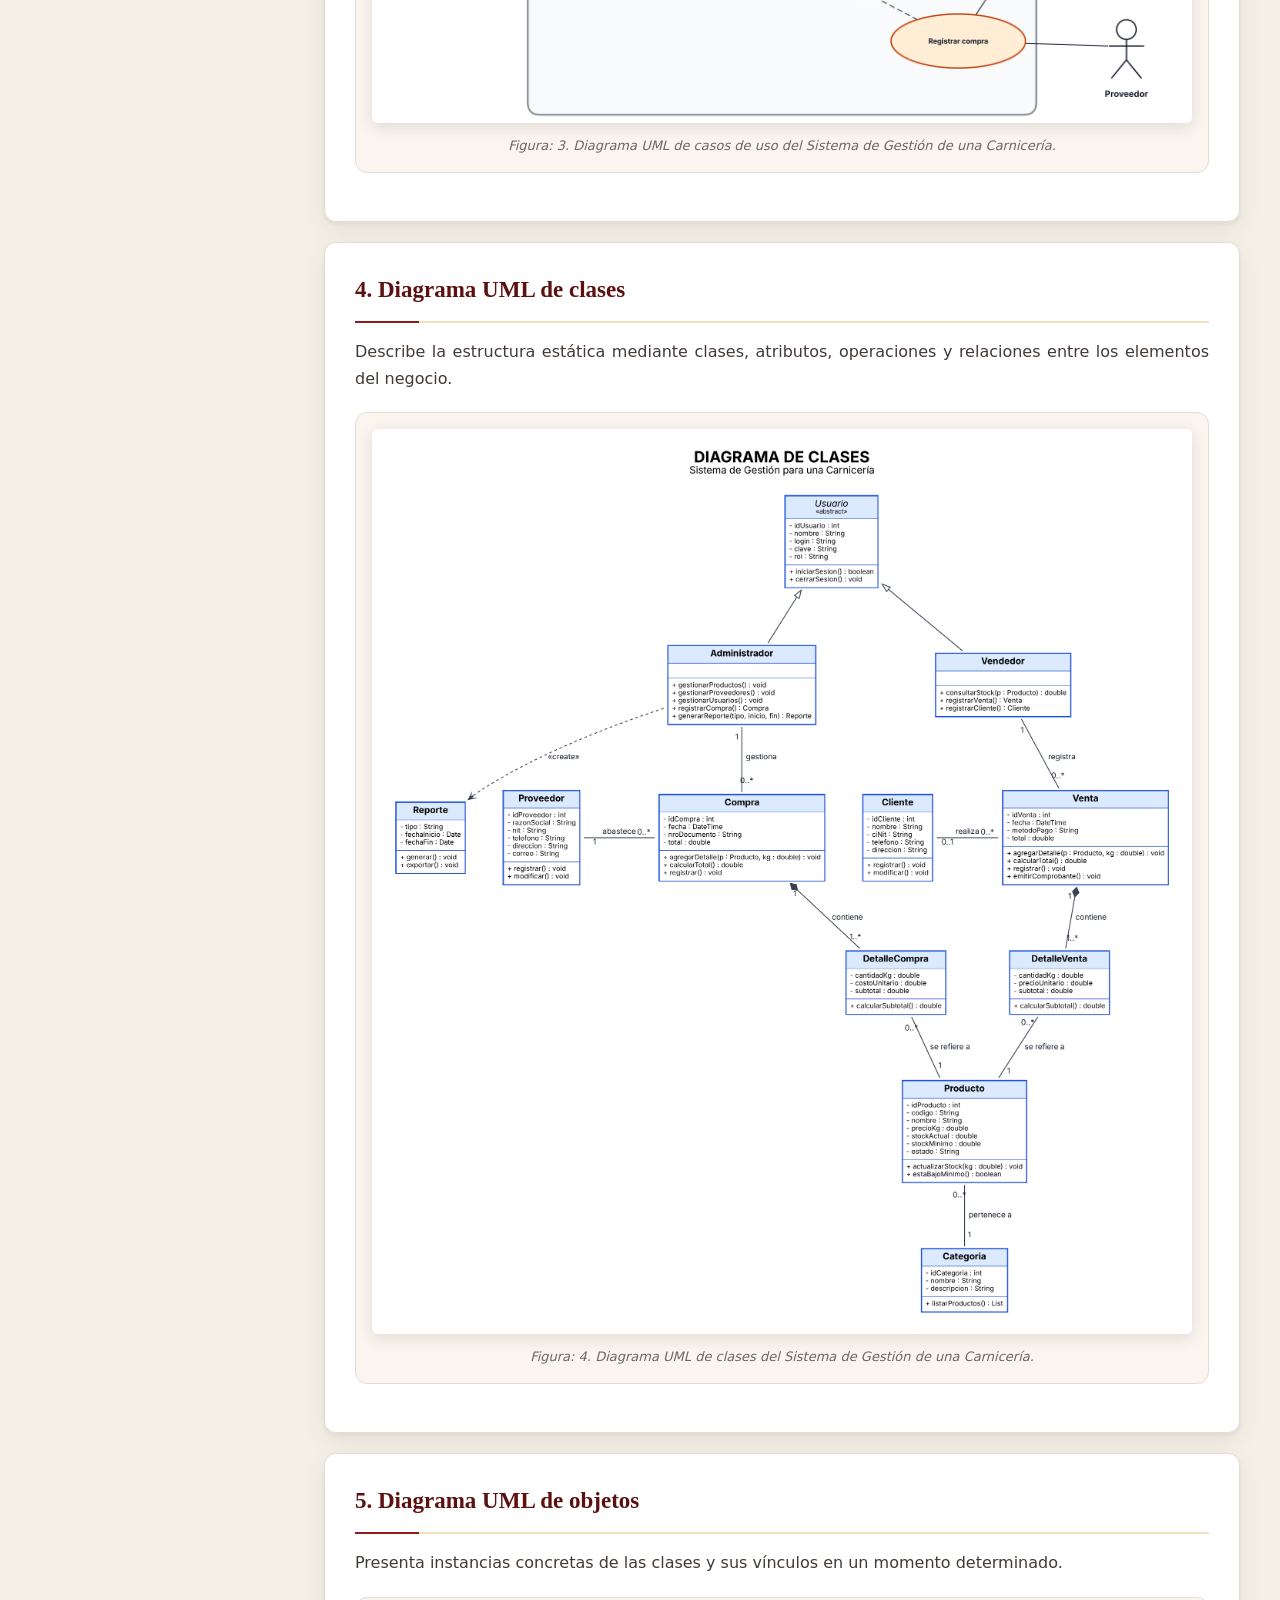
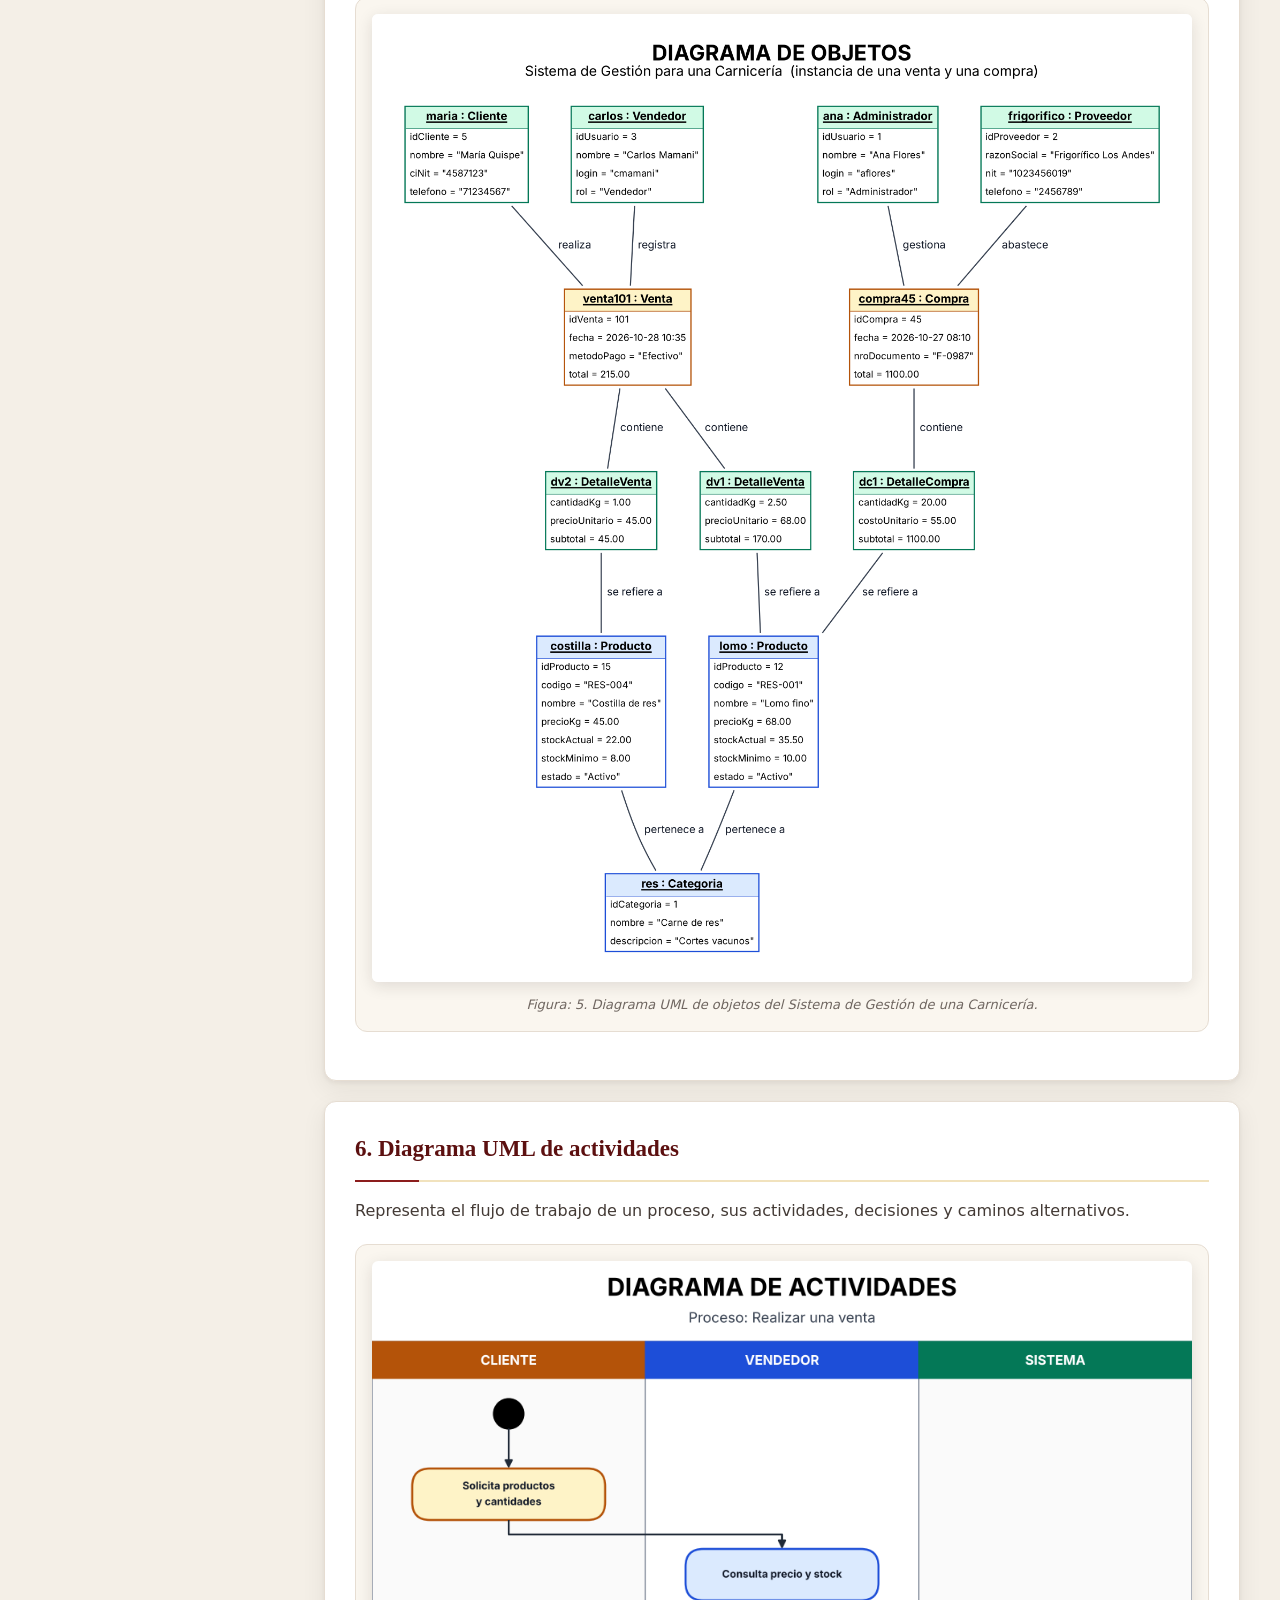
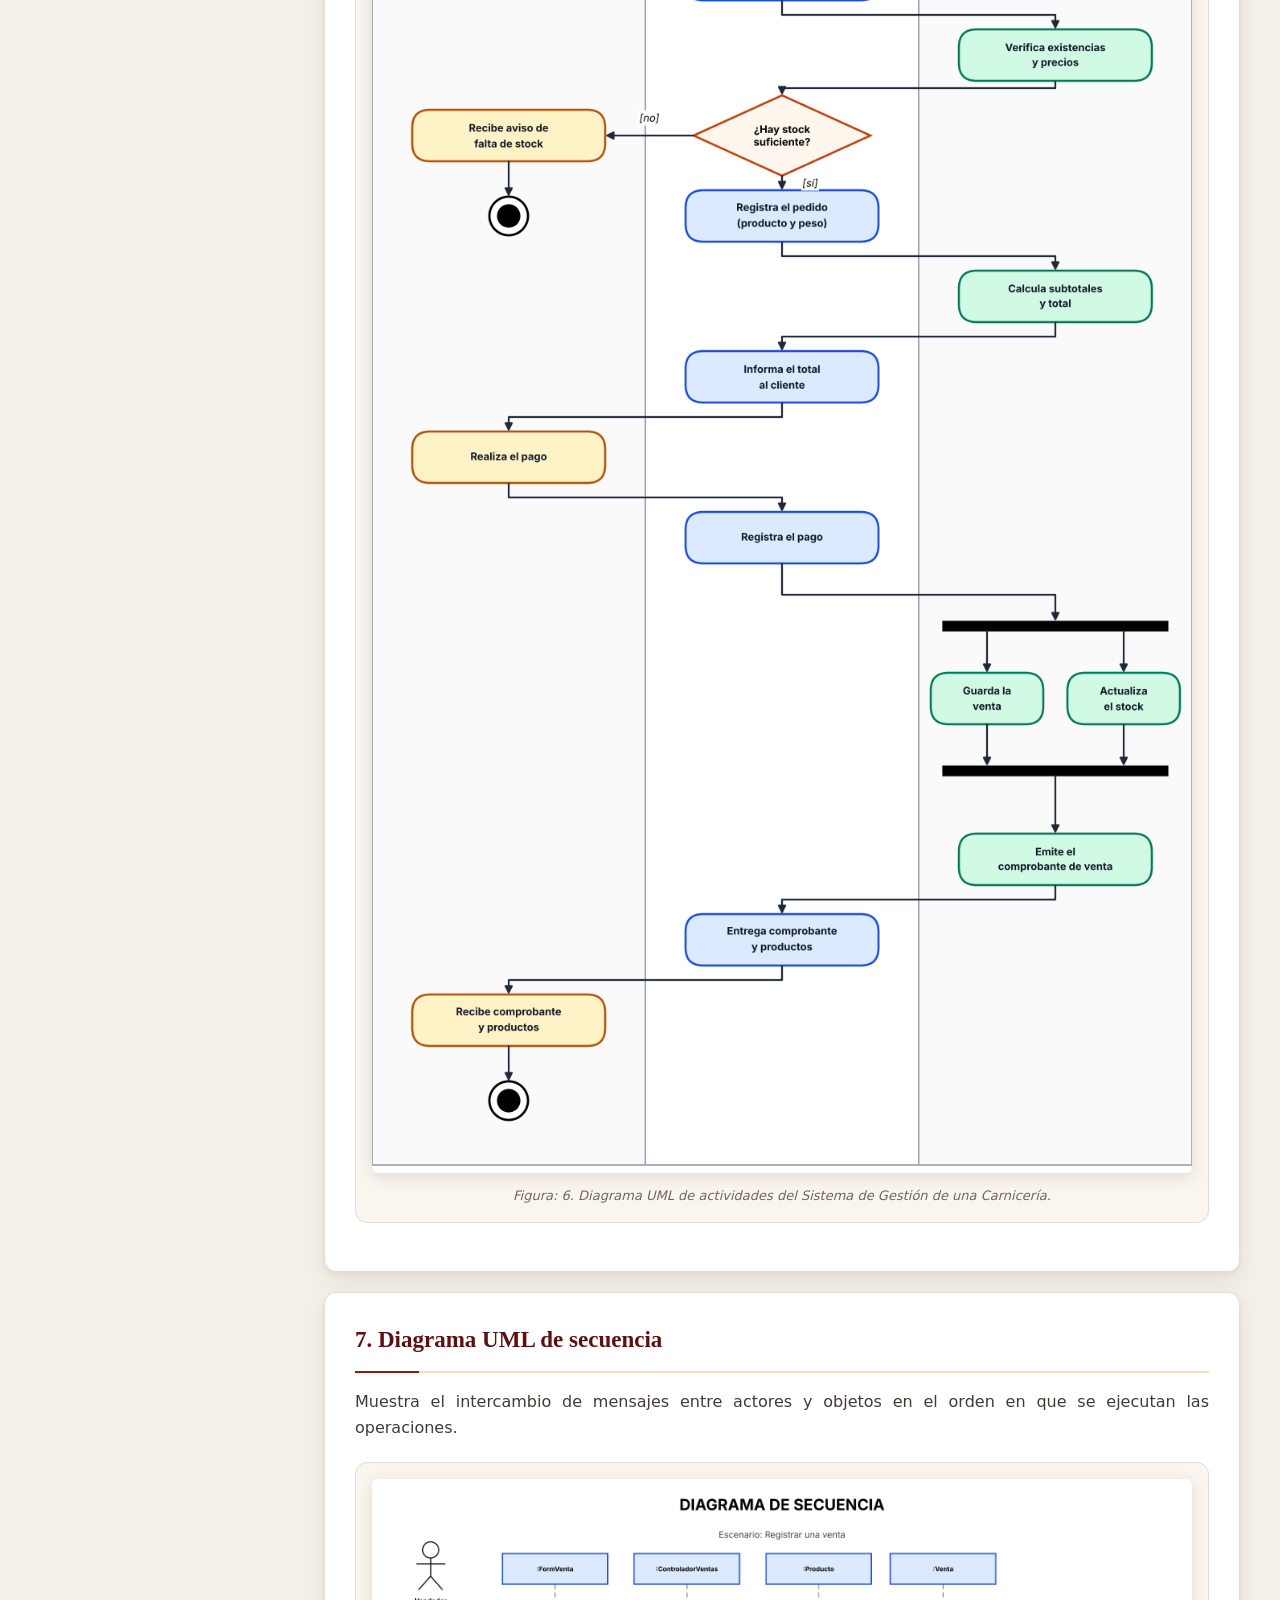
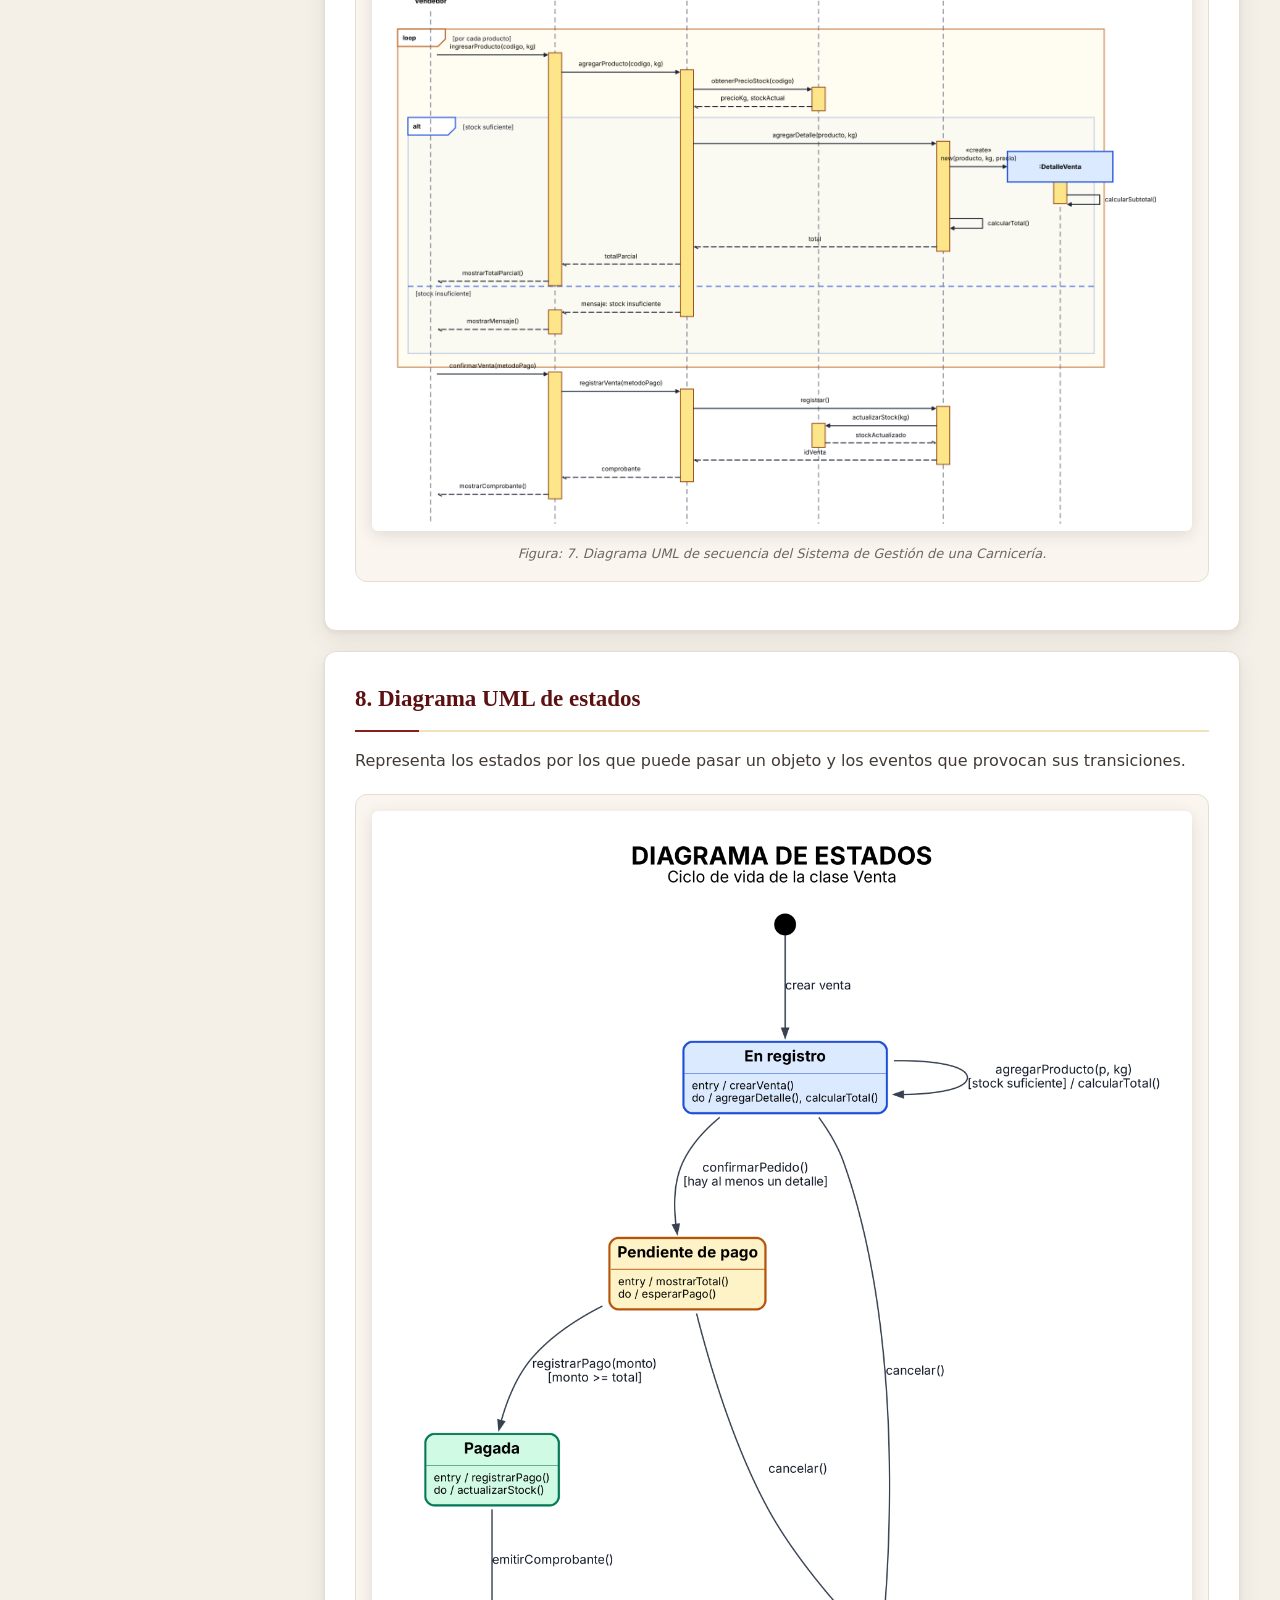
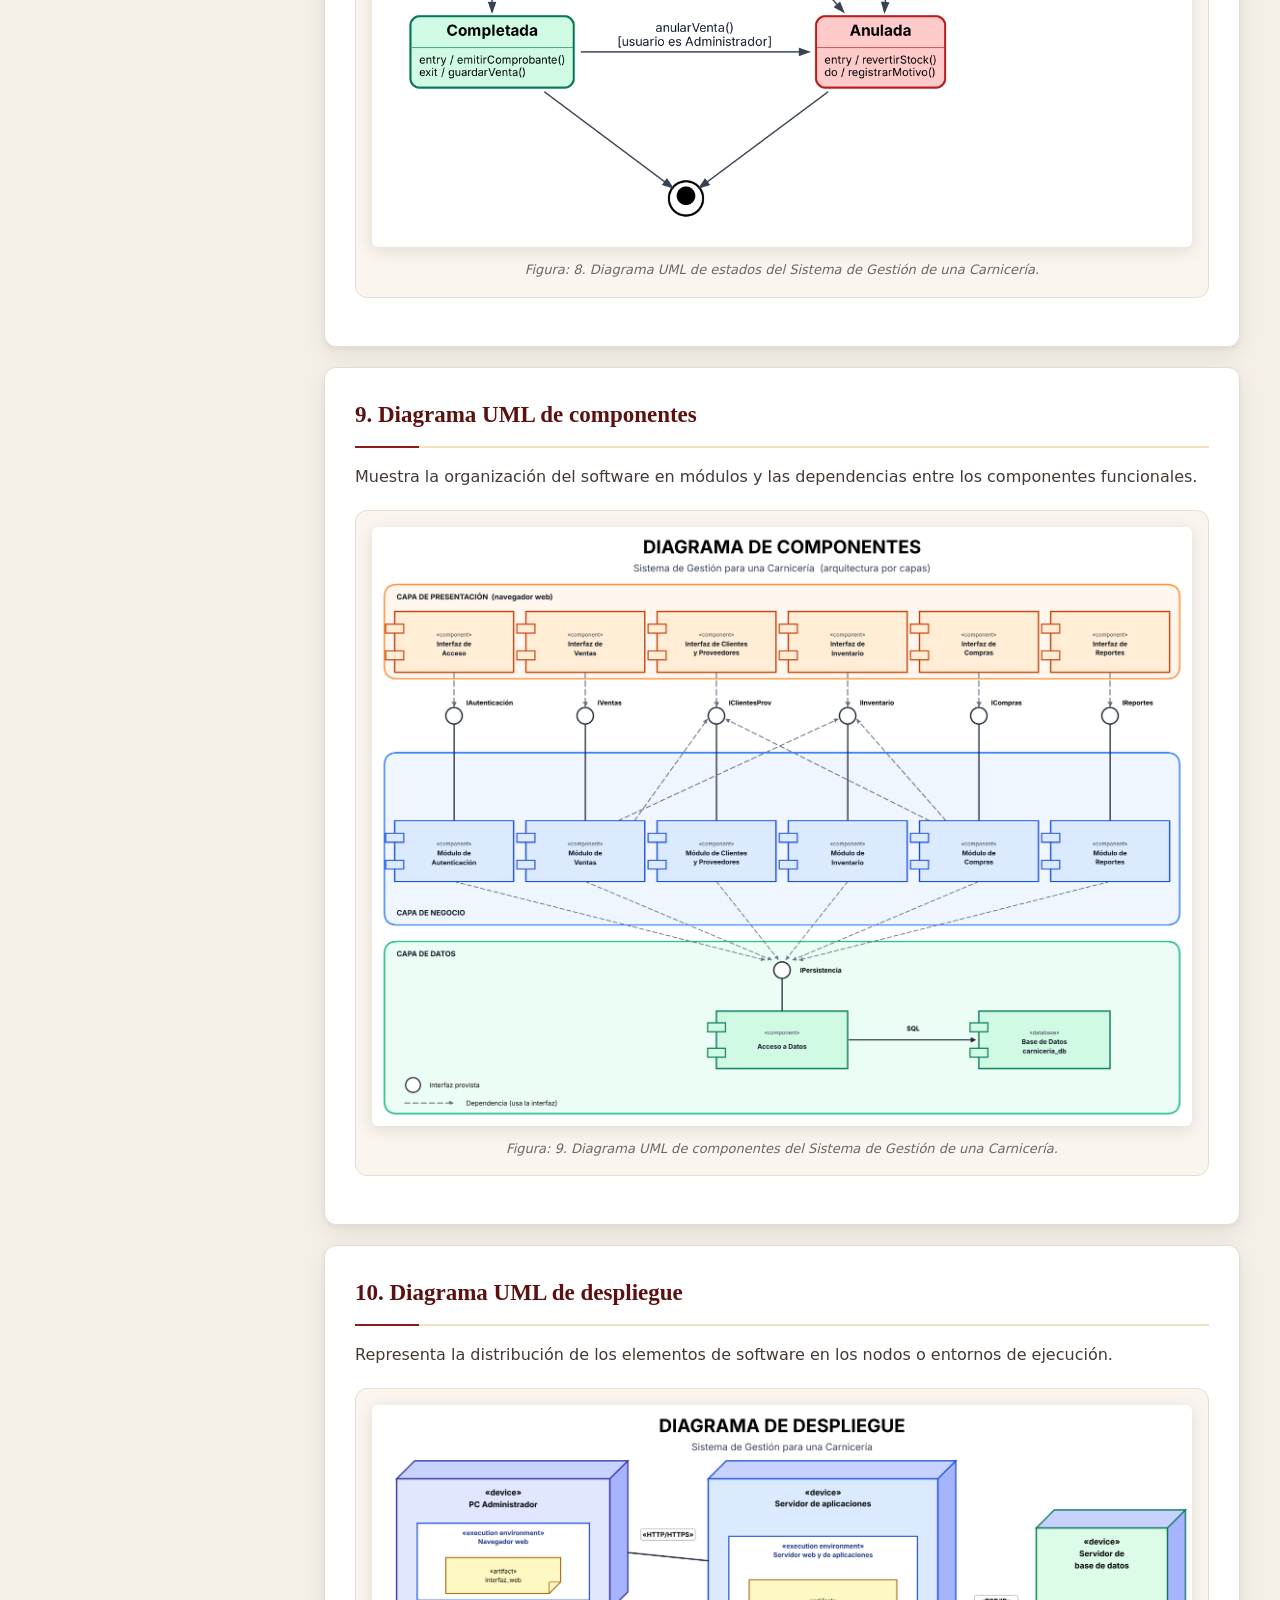
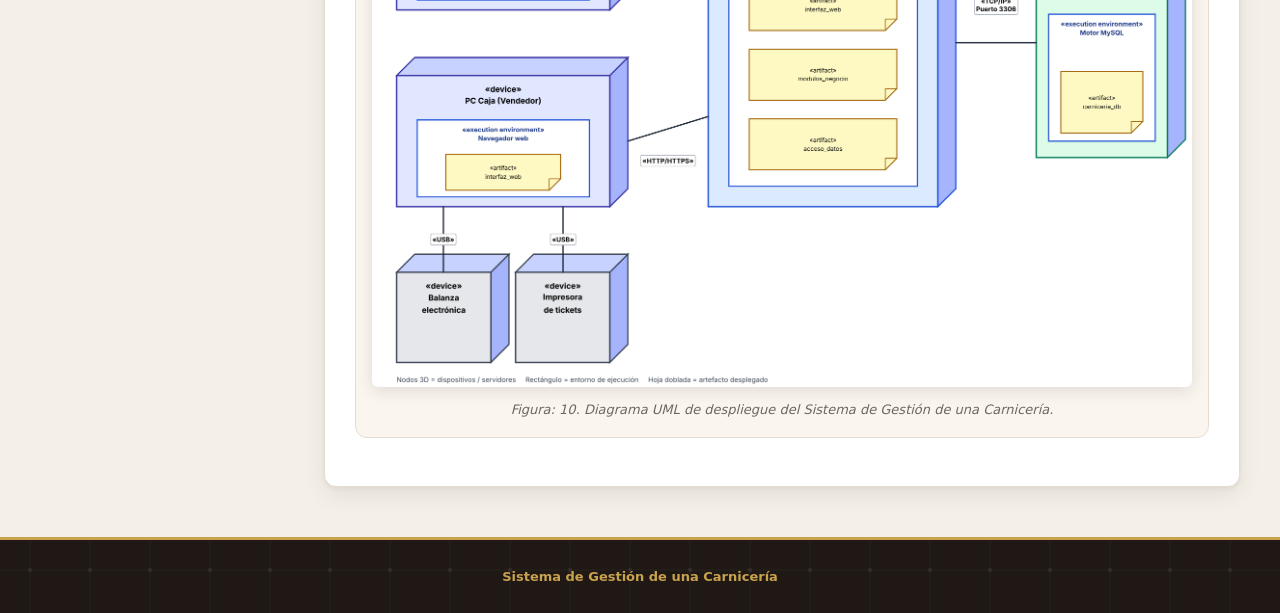
<file: analisisOO.html>
<!doctype html>
<html lang="es">
  <head>
    <meta charset="UTF-8" />
    <meta name="viewport" content="width=device-width, initial-scale=1.0" />
    <title>Análisis y Diseño Orientado a Objetos | Sistema de Gestión de Carnicería</title>
    <link rel="icon" type="image/svg+xml" href="img/carniceria/logo.svg" />
    <link rel="stylesheet" href="css/estilos.css" />
  </head>
  <body>
    <header class="site-header">
      <a class="brand" href="index.html">
        <img class="brand-logo" src="img/carniceria/logo.svg" alt="Logo de la carnicería" />
        <span>
          <span class="brand-name">Sistema de Gestión de una Carnicería</span>
          <span class="brand-sub">Documentación y diseño del proyecto</span>
        </span>
      </a>
      <span id="fecha" class="fecha"></span>
    </header>
    <nav class="site-nav">
      <a href="index.html">INICIO</a>
      <a href="marcoTeorico.html">GENERALIDADES Y MARCO TEÓRICO</a>
      <a href="analisisEstructurado.html">ANÁLISIS Y DISEÑO ESTRUCTURADO</a>
      <a class="active" href="analisisOO.html">ANÁLISIS Y DISEÑO ORIENTADO A OBJETOS (OO)</a>
      <a href="videos.html">VIDEOS</a>
      <a href="contactos.html">CONTACTOS</a>
    </nav>
    <section class="hero">
      <span class="tag">DOCUMENTACIÓN DEL PROYECTO</span>
      <h1>Análisis y Diseño Orientado a Objetos</h1>
      <p>Modelado y documentación del Sistema de Gestión de una Carnicería.</p>
    </section>
    <div class="wrapper">
      <aside class="contents">
        <h3>CONTENIDO DE LA SECCIÓN</h3>
        <nav>
          <a href="#intro">1. Introducción</a><a href="#actores">2. Identificación de actores</a
          ><a href="#casos">3. Diagrama UML de casos de uso</a><a href="#clases">4. Diagrama UML de clases</a
          ><a href="#objetos">5. Diagrama UML de objetos</a
          ><a href="#actividades">6. Diagrama UML de actividades</a
          ><a href="#secuencia">7. Diagrama UML de secuencia</a
          ><a href="#estados">8. Diagrama UML de estados</a
          ><a href="#componentes">9. Diagrama UML de componentes</a
          ><a href="#despliegue">10. Diagrama UML de despliegue</a>
        </nav>
      </aside>
      <main>
        <section class="article-section" id="intro">
          <h2>1. Introducción al análisis orientado a objetos</h2>
          <p>
            El paradigma orientado a objetos organiza el sistema mediante objetos que poseen atributos y
            operaciones y colaboran entre sí. UML (Lenguaje Unificado de Modelado) permite representar
            visualmente la estructura y el comportamiento de la aplicación.
          </p>
        </section>
        <section class="article-section" id="actores">
          <h2>2. Identificación de actores</h2>
          <ul>
            <li><b>Administrador:</b> gestiona productos, inventario, clientes, proveedores y reportes.</li>
            <li><b>Vendedor:</b> registra ventas y consulta productos disponibles.</li>
            <li><b>Cliente:</b> solicita productos y recibe información de su compra.</li>
            <li><b>Proveedor:</b> suministra productos y proporciona información de abastecimiento.</li>
          </ul>
        </section>
        <section class="article-section" id="casos">
          <h2>3. Diagrama UML de casos de uso</h2>
          <p>
            Muestra las funciones del sistema y la interacción de los actores con ellas, como administrar
            productos, gestionar inventario, registrar ventas y generar reportes.
          </p>
          <figure class="image-frame">
            <img loading="lazy" src="img/uml_casos_uso.png" alt="3. Diagrama UML de casos de uso" />
            <figcaption>
              Figura: 3. Diagrama UML de casos de uso del Sistema de Gestión de una Carnicería.
            </figcaption>
          </figure>
        </section>
        <section class="article-section" id="clases">
          <h2>4. Diagrama UML de clases</h2>
          <p>
            Describe la estructura estática mediante clases, atributos, operaciones y relaciones entre los
            elementos del negocio.
          </p>
          <figure class="image-frame">
            <img loading="lazy" src="img/uml_clases.png" alt="4. Diagrama UML de clases" />
            <figcaption>
              Figura: 4. Diagrama UML de clases del Sistema de Gestión de una Carnicería.
            </figcaption>
          </figure>
        </section>
        <section class="article-section" id="objetos">
          <h2>5. Diagrama UML de objetos</h2>
          <p>Presenta instancias concretas de las clases y sus vínculos en un momento determinado.</p>
          <figure class="image-frame">
            <img loading="lazy" src="img/uml_objetos.png" alt="5. Diagrama UML de objetos" />
            <figcaption>
              Figura: 5. Diagrama UML de objetos del Sistema de Gestión de una Carnicería.
            </figcaption>
          </figure>
        </section>
        <section class="article-section" id="actividades">
          <h2>6. Diagrama UML de actividades</h2>
          <p>
            Representa el flujo de trabajo de un proceso, sus actividades, decisiones y caminos alternativos.
          </p>
          <figure class="image-frame">
            <img loading="lazy" src="img/uml_actividades.png" alt="6. Diagrama UML de actividades" />
            <figcaption>
              Figura: 6. Diagrama UML de actividades del Sistema de Gestión de una Carnicería.
            </figcaption>
          </figure>
        </section>
        <section class="article-section" id="secuencia">
          <h2>7. Diagrama UML de secuencia</h2>
          <p>
            Muestra el intercambio de mensajes entre actores y objetos en el orden en que se ejecutan las
            operaciones.
          </p>
          <figure class="image-frame">
            <img loading="lazy" src="img/uml_secuencia.png" alt="7. Diagrama UML de secuencia" />
            <figcaption>
              Figura: 7. Diagrama UML de secuencia del Sistema de Gestión de una Carnicería.
            </figcaption>
          </figure>
        </section>
        <section class="article-section" id="estados">
          <h2>8. Diagrama UML de estados</h2>
          <p>
            Representa los estados por los que puede pasar un objeto y los eventos que provocan sus
            transiciones.
          </p>
          <figure class="image-frame">
            <img loading="lazy" src="img/uml_estados.png" alt="8. Diagrama UML de estados" />
            <figcaption>
              Figura: 8. Diagrama UML de estados del Sistema de Gestión de una Carnicería.
            </figcaption>
          </figure>
        </section>
        <section class="article-section" id="componentes">
          <h2>9. Diagrama UML de componentes</h2>
          <p>
            Muestra la organización del software en módulos y las dependencias entre los componentes
            funcionales.
          </p>
          <figure class="image-frame">
            <img loading="lazy" src="img/uml_componentes.png" alt="9. Diagrama UML de componentes" />
            <figcaption>
              Figura: 9. Diagrama UML de componentes del Sistema de Gestión de una Carnicería.
            </figcaption>
          </figure>
        </section>
        <section class="article-section" id="despliegue">
          <h2>10. Diagrama UML de despliegue</h2>
          <p>Representa la distribución de los elementos de software en los nodos o entornos de ejecución.</p>
          <figure class="image-frame">
            <img loading="lazy" src="img/uml_despliegue.png" alt="10. Diagrama UML de despliegue" />
            <figcaption>
              Figura: 10. Diagrama UML de despliegue del Sistema de Gestión de una Carnicería.
            </figcaption>
          </figure>
        </section>
      </main>
    </div>
    <footer class="site-footer">
      <strong>Sistema de Gestión de una Carnicería</strong>
    </footer>
    <script src="js/comun.js"></script>
  </body>
</html>
</file>
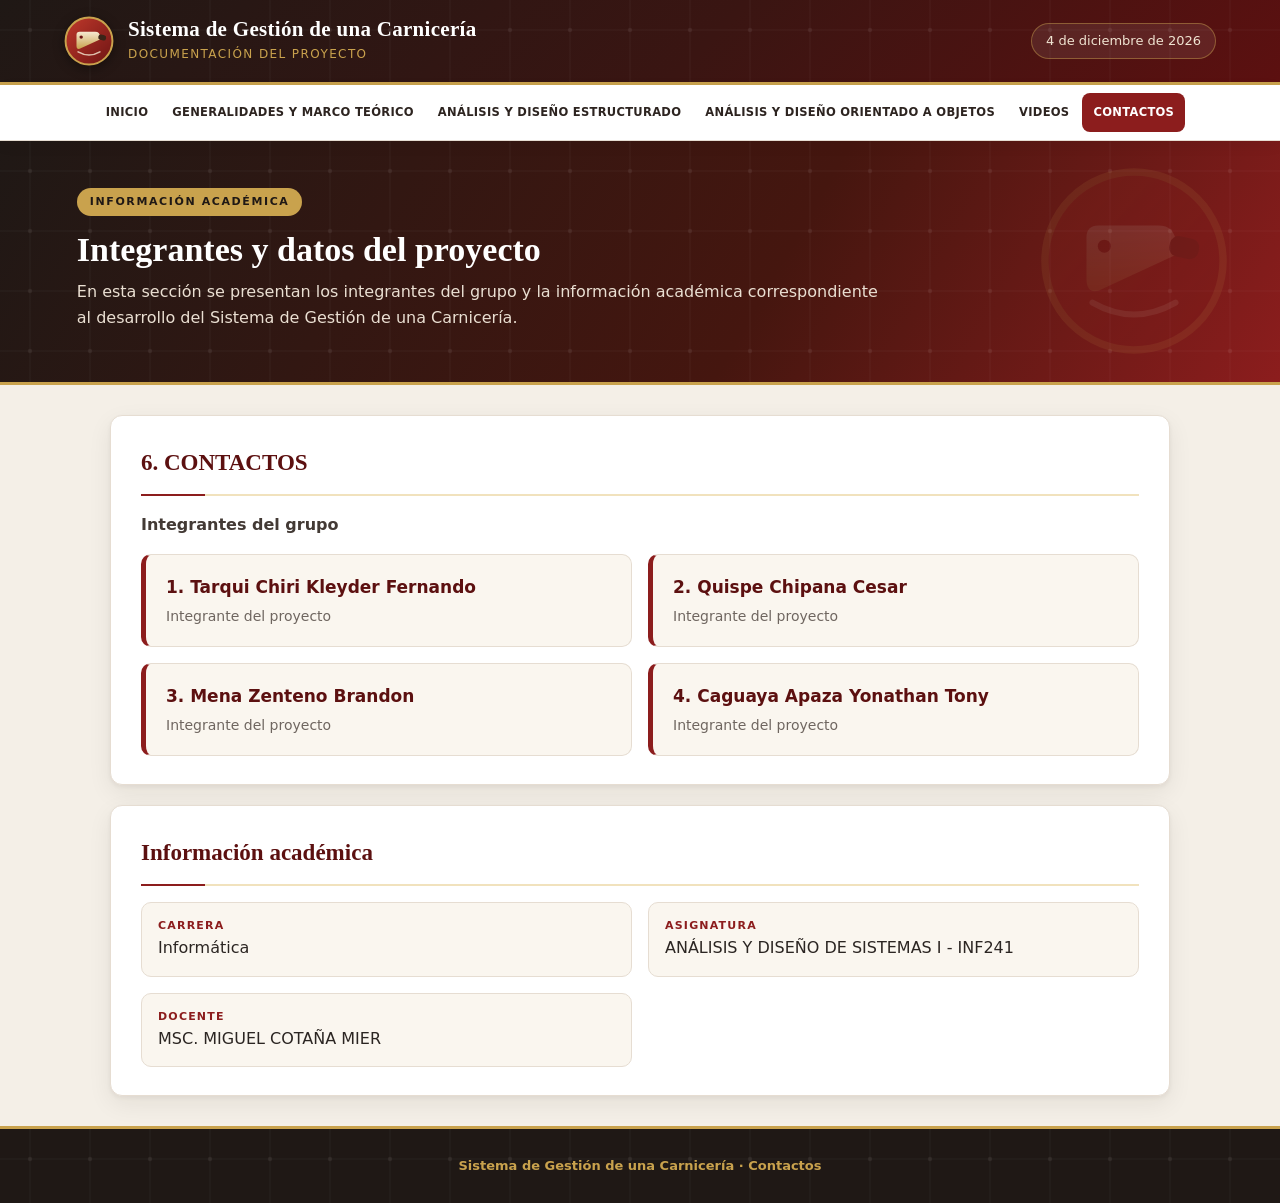
<file: contactos.html>
<!doctype html>
<html lang="es">
  <head>
    <meta charset="UTF-8" />
    <meta name="viewport" content="width=device-width, initial-scale=1.0" />
    <title>Contactos | Sistema de Gestión de Carnicería</title>

    <link rel="icon" type="image/svg+xml" href="img/carniceria/logo.svg" />
    <link rel="stylesheet" href="css/estilos.css" />
  </head>

  <body>
    <header class="site-header">
      <a class="brand" href="index.html">
        <img class="brand-logo" src="img/carniceria/logo.svg" alt="Logo de la carnicería" />
        <span>
          <span class="brand-name">Sistema de Gestión de una Carnicería</span>
          <span class="brand-sub">Documentación del proyecto</span>
        </span>
      </a>
      <span id="fecha" class="fecha"></span>
    </header>

    <!-- MENÚ PRINCIPAL -->
    <nav class="site-nav">
      <a href="index.html">INICIO</a>
      <a href="marcoTeorico.html">GENERALIDADES Y MARCO TEÓRICO</a>
      <a href="analisisEstructurado.html">ANÁLISIS Y DISEÑO ESTRUCTURADO</a>
      <a href="analisisOO.html">ANÁLISIS Y DISEÑO ORIENTADO A OBJETOS </a>
      <a href="videos.html">VIDEOS</a>
      <a class="active" href="contactos.html">CONTACTOS</a>
    </nav>

    <!-- PRESENTACIÓN -->
    <section class="hero">
      <span class="tag">INFORMACIÓN ACADÉMICA</span>

      <h1>Integrantes y datos del proyecto</h1>

      <p>
        En esta sección se presentan los integrantes del grupo y la información académica correspondiente al
        desarrollo del Sistema de Gestión de una Carnicería.
      </p>
    </section>

    <main class="container">
      <!-- INTEGRANTES -->
      <section class="card">
        <h2>6. CONTACTOS</h2>

        <p><strong>Integrantes del grupo</strong></p>

        <div class="members">
          <div class="member">
            <h3>1. Tarqui Chiri Kleyder Fernando</h3>
            <p>Integrante del proyecto</p>
          </div>

          <div class="member">
            <h3>2. Quispe Chipana Cesar</h3>
            <p>Integrante del proyecto</p>
          </div>

          <div class="member">
            <h3>3. Mena Zenteno Brandon</h3>
            <p>Integrante del proyecto</p>
          </div>

          <div class="member">
            <h3>4. Caguaya Apaza Yonathan Tony</h3>
            <p>Integrante del proyecto</p>
          </div>
        </div>
      </section>

      <!-- INFORMACIÓN ACADÉMICA -->
      <section class="card">
        <h2>Información académica</h2>

        <div class="academic">
          <div class="data">
            <strong>Carrera</strong>
            <span>Informática</span>
          </div>

          <div class="data">
            <strong>Asignatura</strong>
            <span> ANÁLISIS Y DISEÑO DE SISTEMAS I - INF241 </span>
          </div>

          <div class="data">
            <strong>Docente</strong>
            <span>MSC. MIGUEL COTAÑA MIER</span>
          </div>

          <!--
            SI DESEAN AGREGAR LA INSTITUCIÓN,
            COPIEN ESTE BLOQUE Y CAMBIEN EL NOMBRE:

            <div class="data">
                <strong>Institución</strong>
                <span>Nombre de la institución</span>
            </div>
            -->
        </div>
      </section>
    </main>

    <footer class="site-footer">
      <strong>Sistema de Gestión de una Carnicería · Contactos</strong>
    </footer>

    <script src="js/comun.js"></script>
  </body>
</html>
</file>
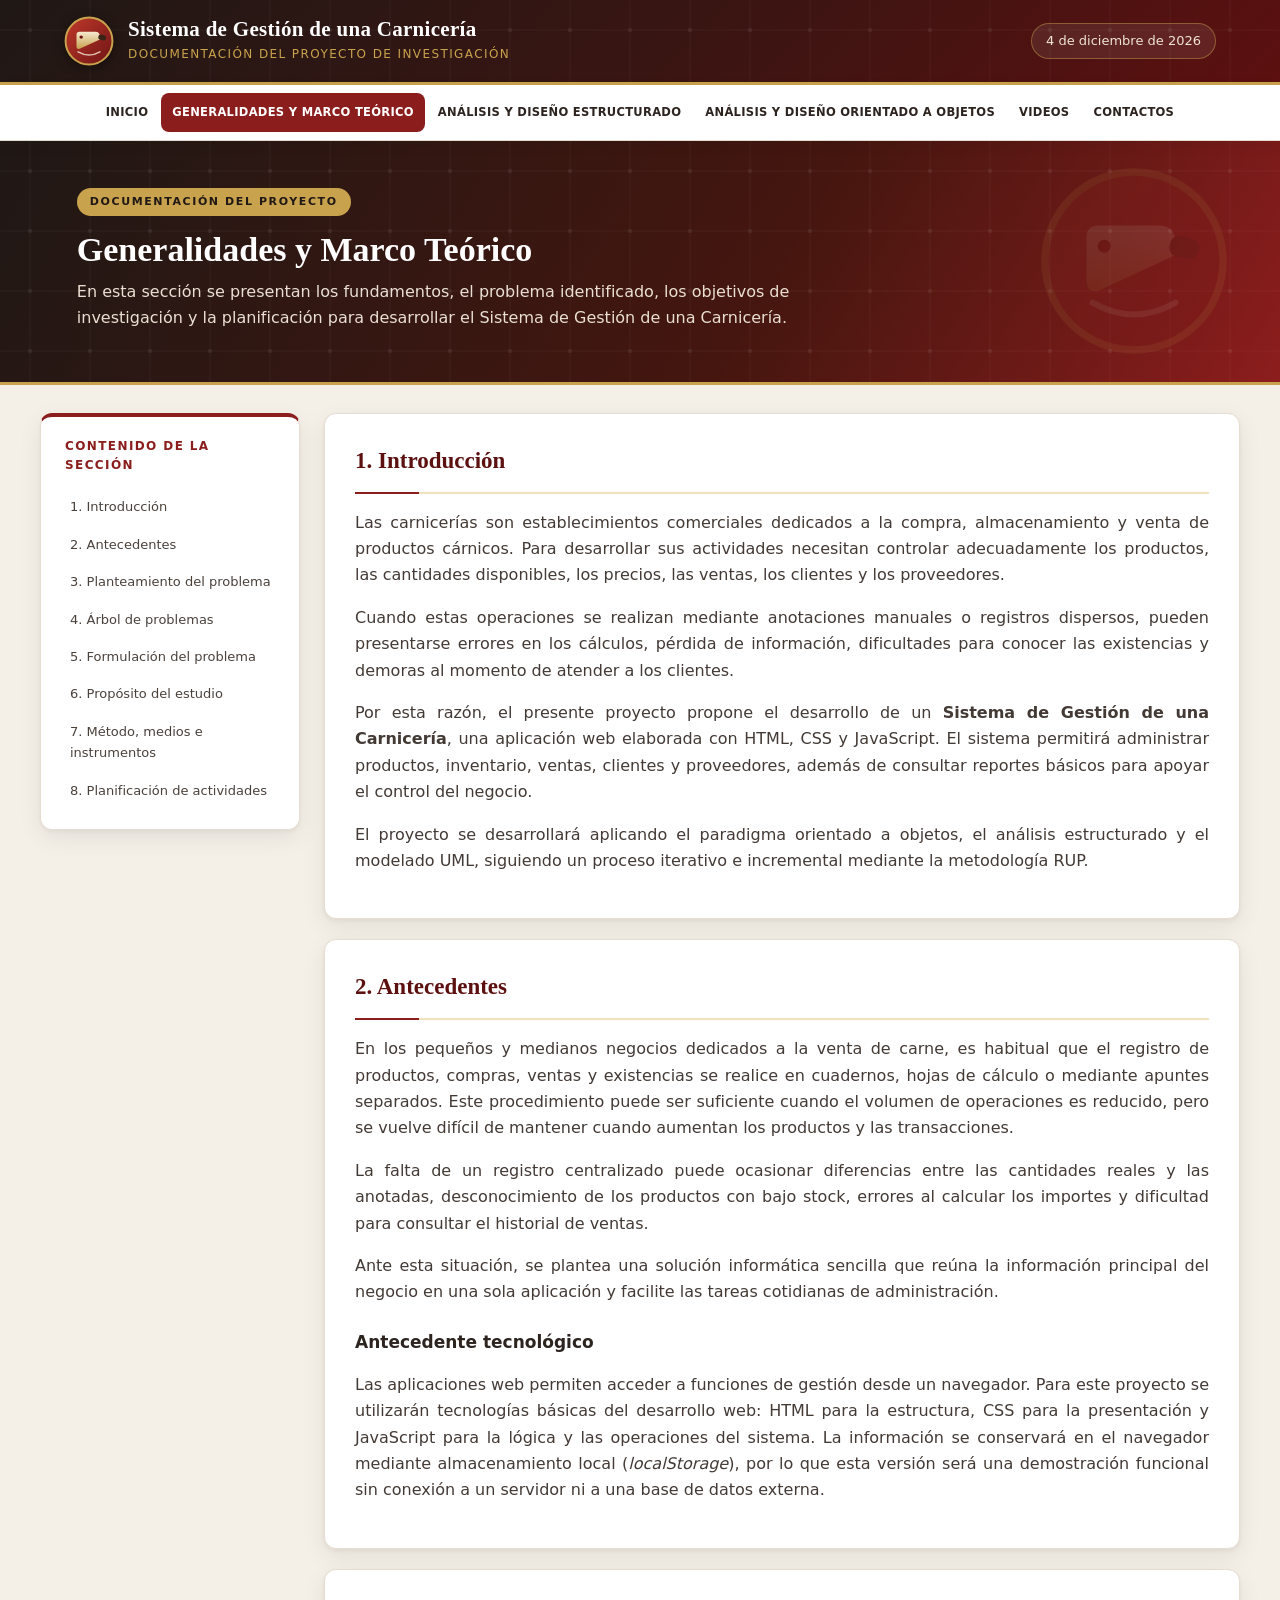
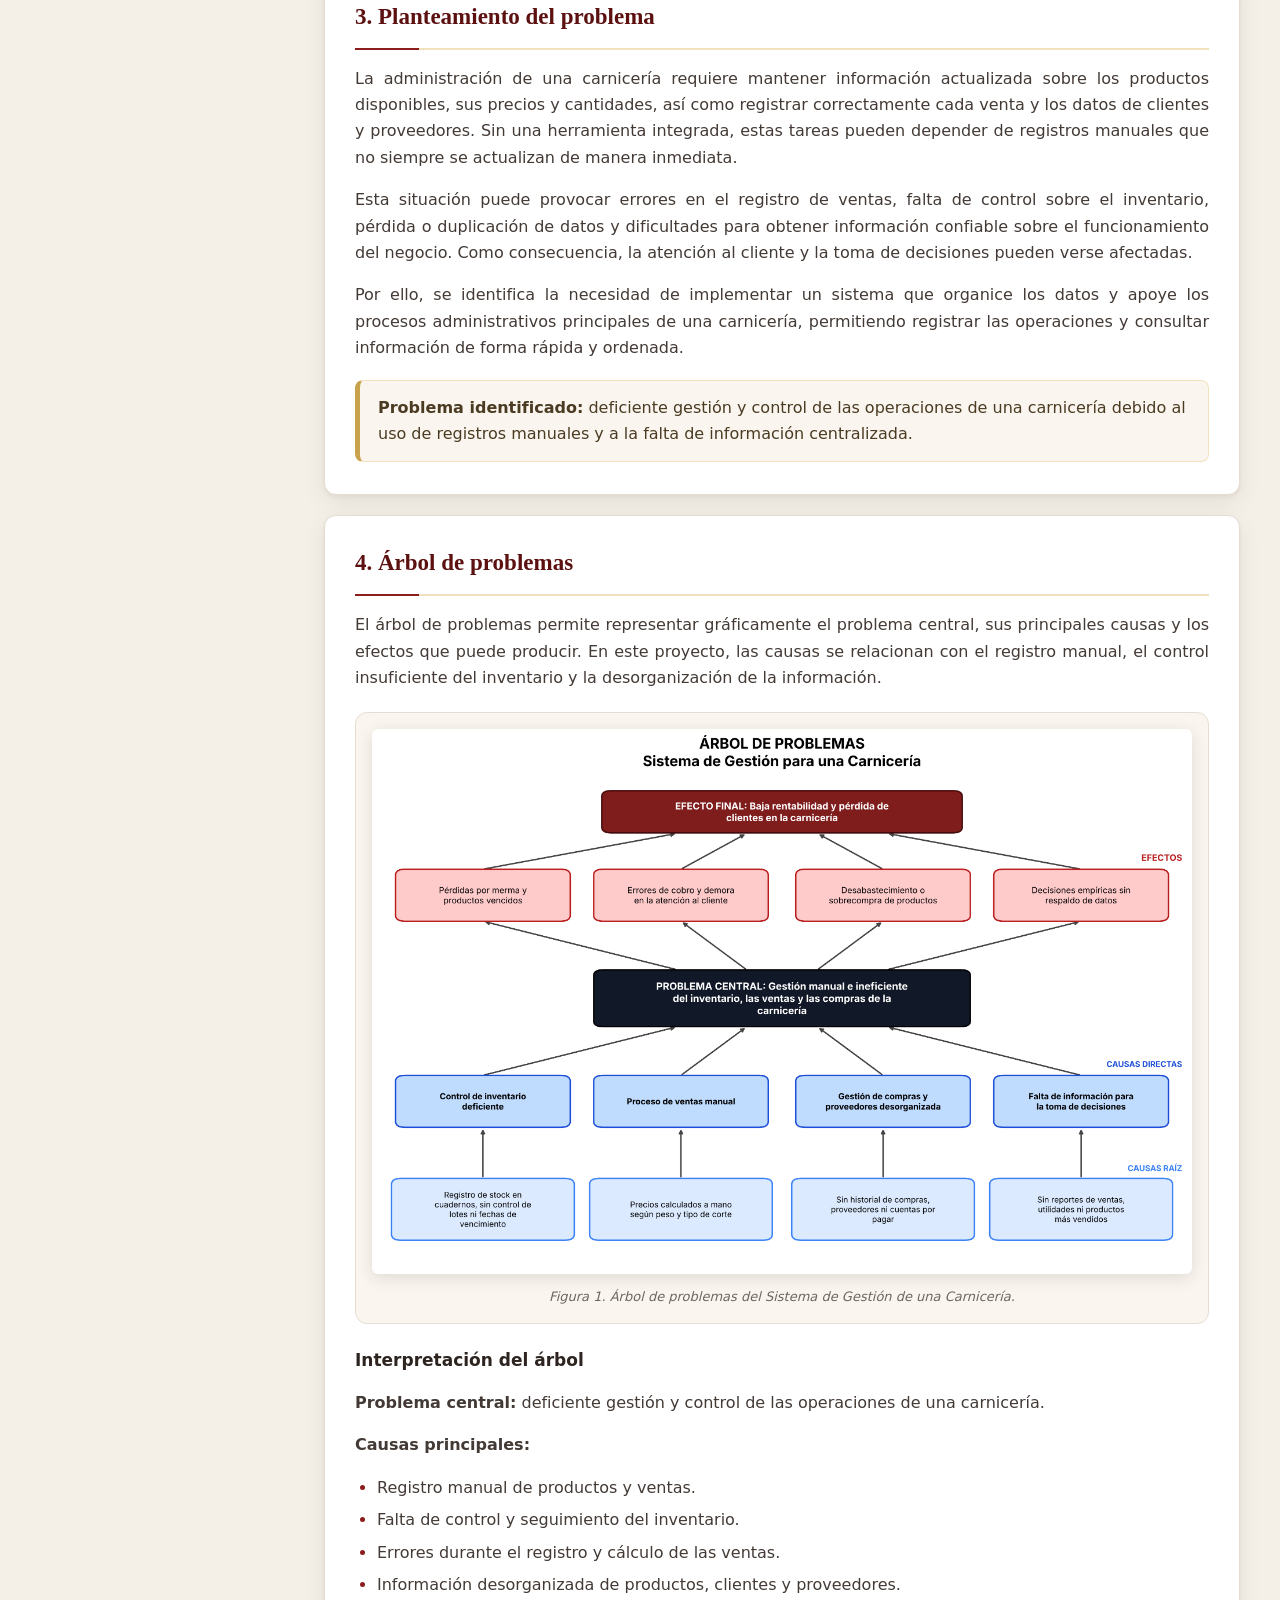
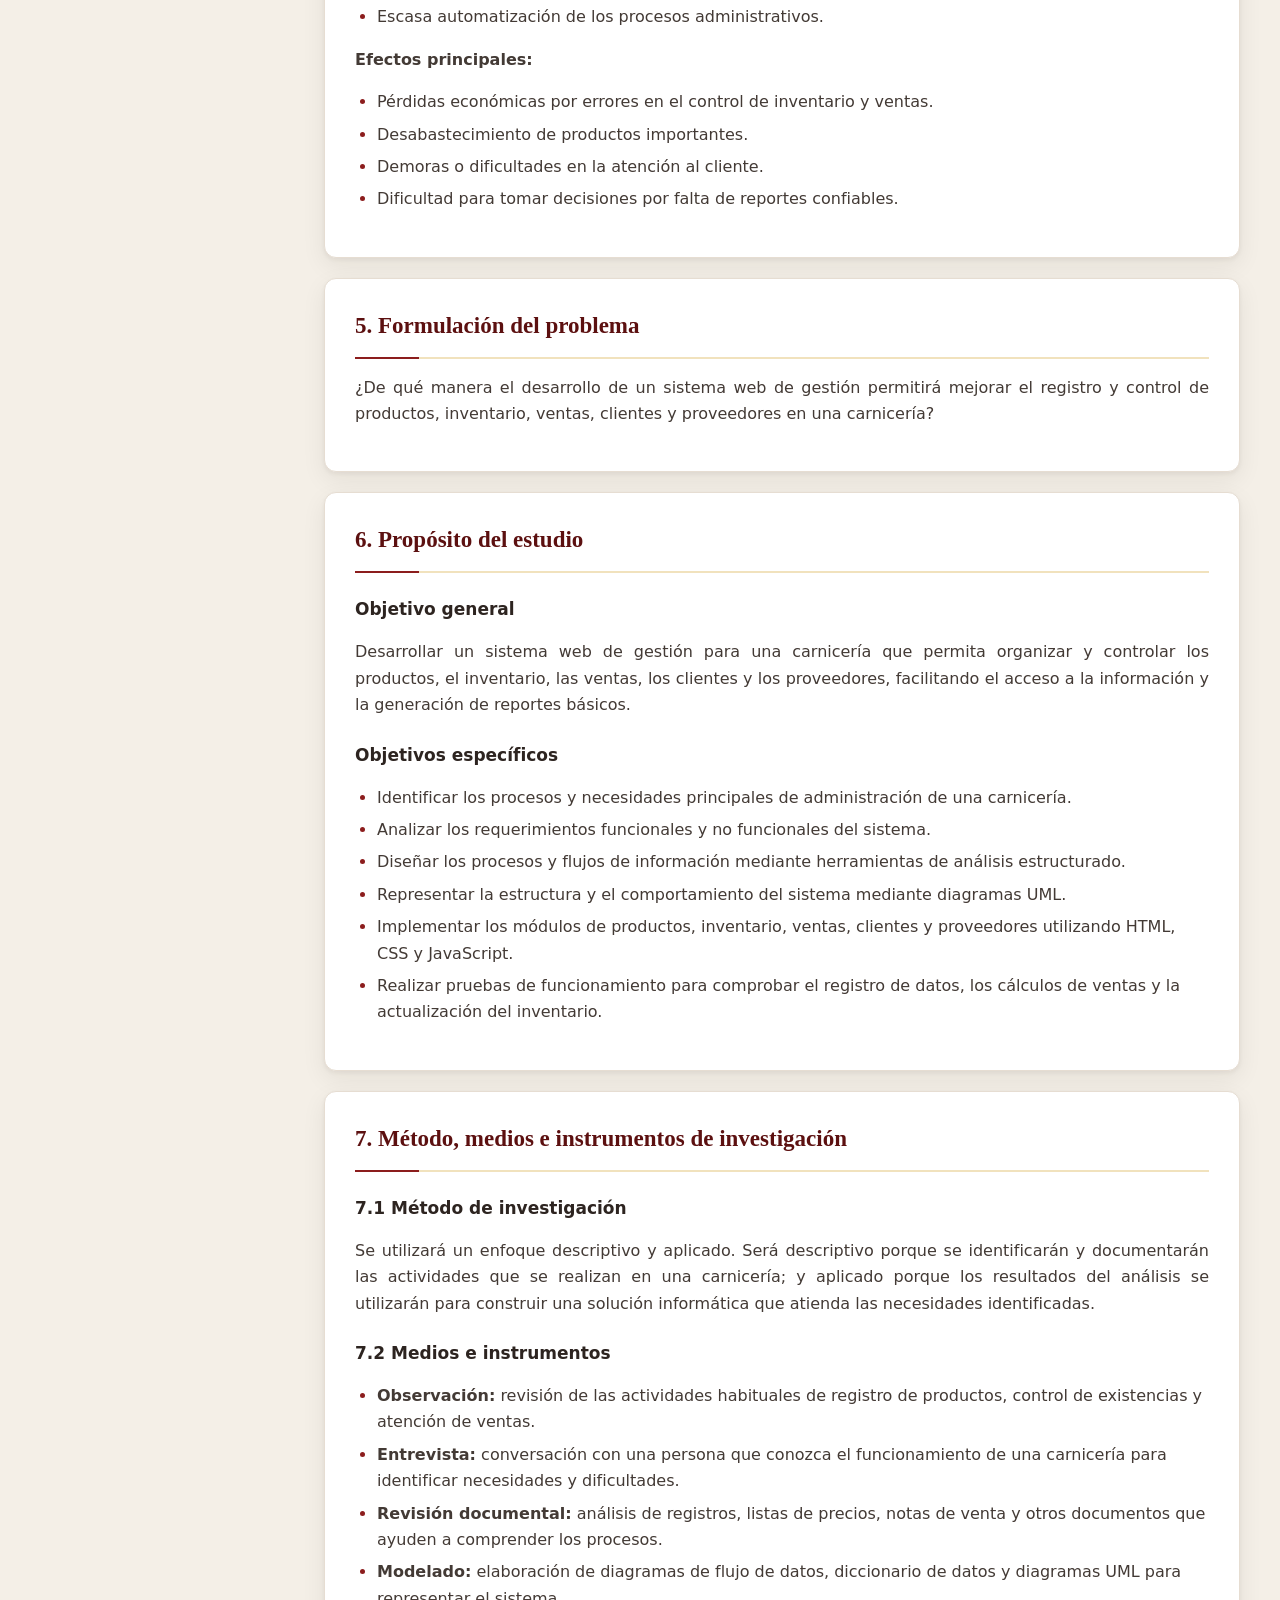
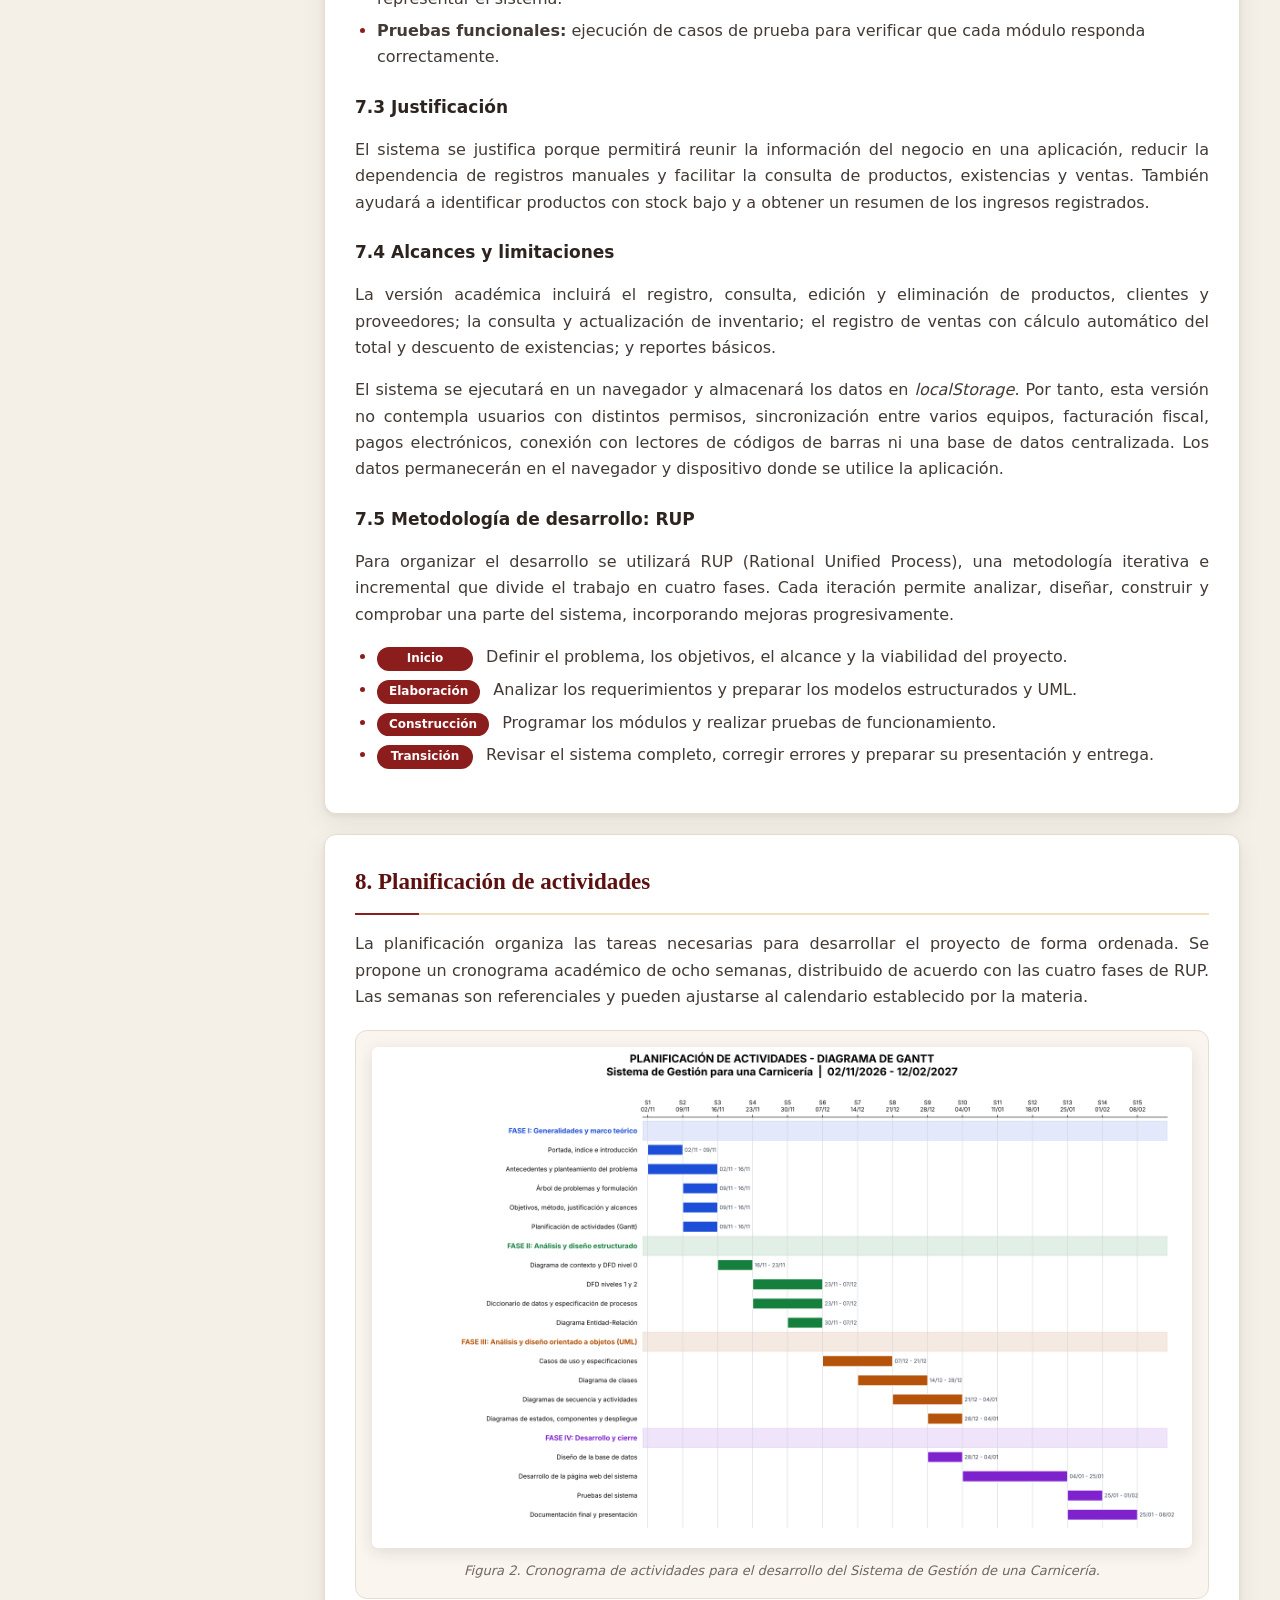
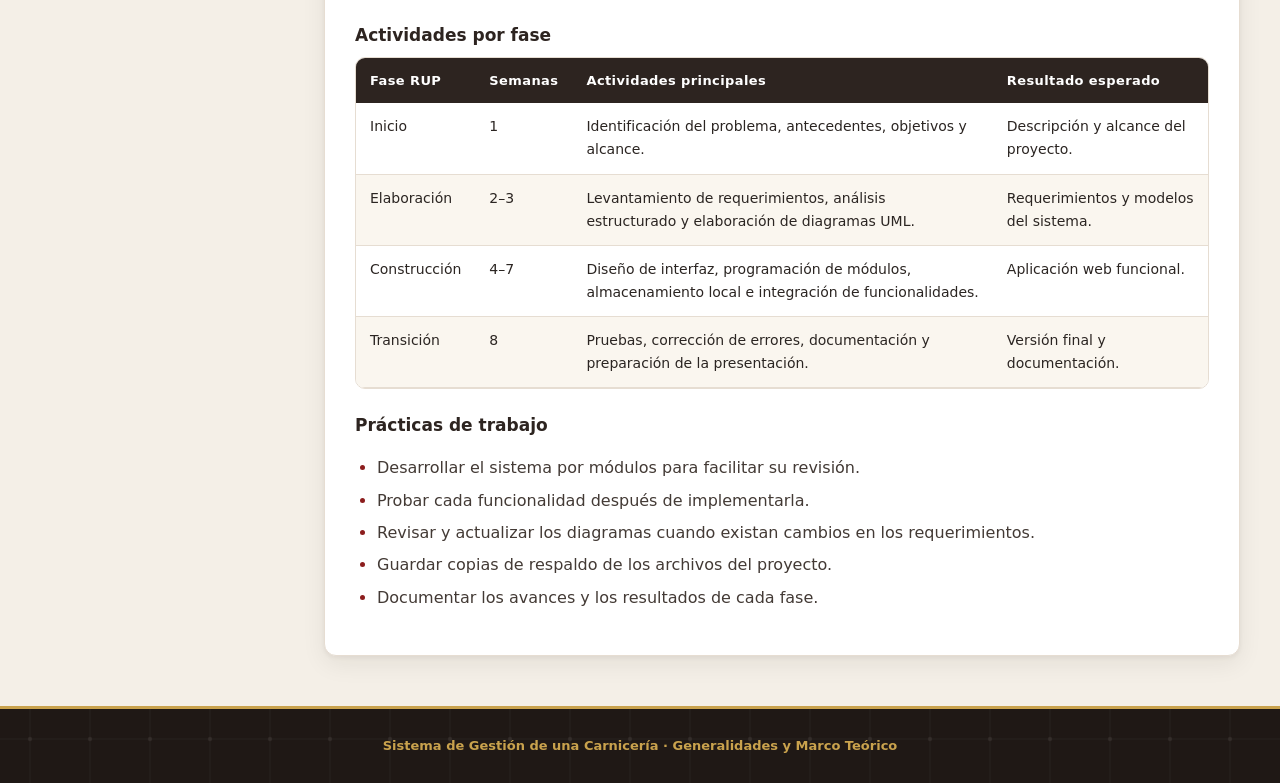
<file: marcoTeorico.html>
<!doctype html>
<html lang="es">
  <head>
    <meta charset="UTF-8" />
    <meta name="viewport" content="width=device-width, initial-scale=1.0" />
    <title>Generalidades y Marco Teórico | Sistema de Gestión de Carnicería</title>
    <link rel="icon" type="image/svg+xml" href="img/carniceria/logo.svg" />
    <link rel="stylesheet" href="css/estilos.css" />
  </head>
  <body>
    <header class="site-header">
      <a class="brand" href="index.html">
        <img class="brand-logo" src="img/carniceria/logo.svg" alt="Logo de la carnicería" />
        <span>
          <span class="brand-name">Sistema de Gestión de una Carnicería</span>
          <span class="brand-sub">Documentación del proyecto de investigación</span>
        </span>
      </a>
      <span id="fecha" class="fecha"></span>
    </header>

    <nav class="site-nav">
      <a href="index.html">INICIO</a>
      <a class="active" href="marcoTeorico.html">GENERALIDADES Y MARCO TEÓRICO</a>
      <a href="analisisEstructurado.html">ANÁLISIS Y DISEÑO ESTRUCTURADO</a>
      <a href="analisisOO.html">ANÁLISIS Y DISEÑO ORIENTADO A OBJETOS </a>
      <a href="videos.html">VIDEOS</a>
      <a href="contactos.html">CONTACTOS</a>
    </nav>

    <section class="hero">
      <span class="tag">DOCUMENTACIÓN DEL PROYECTO</span>
      <h1>Generalidades y Marco Teórico</h1>
      <p>
        En esta sección se presentan los fundamentos, el problema identificado, los objetivos de investigación
        y la planificación para desarrollar el Sistema de Gestión de una Carnicería.
      </p>
    </section>

    <div class="wrapper">
      <aside class="contents">
        <h3>CONTENIDO DE LA SECCIÓN</h3>
        <nav>
          <a href="#introduccion">1. Introducción</a>
          <a href="#antecedentes">2. Antecedentes</a>
          <a href="#problema">3. Planteamiento del problema</a>
          <a href="#arbol">4. Árbol de problemas</a>
          <a href="#formulacion">5. Formulación del problema</a>
          <a href="#proposito">6. Propósito del estudio</a>
          <a href="#metodo">7. Método, medios e instrumentos</a>
          <a href="#planificacion">8. Planificación de actividades</a>
        </nav>
      </aside>

      <main>
        <section class="article-section" id="introduccion">
          <h2>1. Introducción</h2>
          <p>
            Las carnicerías son establecimientos comerciales dedicados a la compra, almacenamiento y venta de
            productos cárnicos. Para desarrollar sus actividades necesitan controlar adecuadamente los
            productos, las cantidades disponibles, los precios, las ventas, los clientes y los proveedores.
          </p>
          <p>
            Cuando estas operaciones se realizan mediante anotaciones manuales o registros dispersos, pueden
            presentarse errores en los cálculos, pérdida de información, dificultades para conocer las
            existencias y demoras al momento de atender a los clientes.
          </p>
          <p>
            Por esta razón, el presente proyecto propone el desarrollo de un
            <strong>Sistema de Gestión de una Carnicería</strong>, una aplicación web elaborada con HTML, CSS
            y JavaScript. El sistema permitirá administrar productos, inventario, ventas, clientes y
            proveedores, además de consultar reportes básicos para apoyar el control del negocio.
          </p>
          <p>
            El proyecto se desarrollará aplicando el paradigma orientado a objetos, el análisis estructurado y
            el modelado UML, siguiendo un proceso iterativo e incremental mediante la metodología RUP.
          </p>
        </section>

        <section class="article-section" id="antecedentes">
          <h2>2. Antecedentes</h2>
          <p>
            En los pequeños y medianos negocios dedicados a la venta de carne, es habitual que el registro de
            productos, compras, ventas y existencias se realice en cuadernos, hojas de cálculo o mediante
            apuntes separados. Este procedimiento puede ser suficiente cuando el volumen de operaciones es
            reducido, pero se vuelve difícil de mantener cuando aumentan los productos y las transacciones.
          </p>
          <p>
            La falta de un registro centralizado puede ocasionar diferencias entre las cantidades reales y las
            anotadas, desconocimiento de los productos con bajo stock, errores al calcular los importes y
            dificultad para consultar el historial de ventas.
          </p>
          <p>
            Ante esta situación, se plantea una solución informática sencilla que reúna la información
            principal del negocio en una sola aplicación y facilite las tareas cotidianas de administración.
          </p>
          <h3>Antecedente tecnológico</h3>
          <p>
            Las aplicaciones web permiten acceder a funciones de gestión desde un navegador. Para este
            proyecto se utilizarán tecnologías básicas del desarrollo web: HTML para la estructura, CSS para
            la presentación y JavaScript para la lógica y las operaciones del sistema. La información se
            conservará en el navegador mediante almacenamiento local (<em>localStorage</em>), por lo que esta
            versión será una demostración funcional sin conexión a un servidor ni a una base de datos externa.
          </p>
        </section>

        <section class="article-section" id="problema">
          <h2>3. Planteamiento del problema</h2>
          <p>
            La administración de una carnicería requiere mantener información actualizada sobre los productos
            disponibles, sus precios y cantidades, así como registrar correctamente cada venta y los datos de
            clientes y proveedores. Sin una herramienta integrada, estas tareas pueden depender de registros
            manuales que no siempre se actualizan de manera inmediata.
          </p>
          <p>
            Esta situación puede provocar errores en el registro de ventas, falta de control sobre el
            inventario, pérdida o duplicación de datos y dificultades para obtener información confiable sobre
            el funcionamiento del negocio. Como consecuencia, la atención al cliente y la toma de decisiones
            pueden verse afectadas.
          </p>
          <p>
            Por ello, se identifica la necesidad de implementar un sistema que organice los datos y apoye los
            procesos administrativos principales de una carnicería, permitiendo registrar las operaciones y
            consultar información de forma rápida y ordenada.
          </p>
          <div class="info">
            <strong>Problema identificado:</strong> deficiente gestión y control de las operaciones de una
            carnicería debido al uso de registros manuales y a la falta de información centralizada.
          </div>
        </section>

        <section class="article-section" id="arbol">
          <h2>4. Árbol de problemas</h2>
          <p>
            El árbol de problemas permite representar gráficamente el problema central, sus principales causas
            y los efectos que puede producir. En este proyecto, las causas se relacionan con el registro
            manual, el control insuficiente del inventario y la desorganización de la información.
          </p>
          <figure class="image-frame">
            <img
              loading="lazy"
              src="img/arbol_de_problemas.png"
              alt="Árbol de problemas del Sistema de Gestión de una Carnicería"
            />
            <figcaption>Figura 1. Árbol de problemas del Sistema de Gestión de una Carnicería.</figcaption>
          </figure>
          <h3>Interpretación del árbol</h3>
          <p>
            <strong>Problema central:</strong> deficiente gestión y control de las operaciones de una
            carnicería.
          </p>
          <p><strong>Causas principales:</strong></p>
          <ul>
            <li>Registro manual de productos y ventas.</li>
            <li>Falta de control y seguimiento del inventario.</li>
            <li>Errores durante el registro y cálculo de las ventas.</li>
            <li>Información desorganizada de productos, clientes y proveedores.</li>
            <li>Escasa automatización de los procesos administrativos.</li>
          </ul>
          <p><strong>Efectos principales:</strong></p>
          <ul>
            <li>Pérdidas económicas por errores en el control de inventario y ventas.</li>
            <li>Desabastecimiento de productos importantes.</li>
            <li>Demoras o dificultades en la atención al cliente.</li>
            <li>Dificultad para tomar decisiones por falta de reportes confiables.</li>
          </ul>
        </section>

        <section class="article-section" id="formulacion">
          <h2>5. Formulación del problema</h2>
          <p>
            ¿De qué manera el desarrollo de un sistema web de gestión permitirá mejorar el registro y control
            de productos, inventario, ventas, clientes y proveedores en una carnicería?
          </p>
        </section>

        <section class="article-section" id="proposito">
          <h2>6. Propósito del estudio</h2>
          <h3>Objetivo general</h3>
          <p>
            Desarrollar un sistema web de gestión para una carnicería que permita organizar y controlar los
            productos, el inventario, las ventas, los clientes y los proveedores, facilitando el acceso a la
            información y la generación de reportes básicos.
          </p>
          <h3>Objetivos específicos</h3>
          <ul>
            <li>Identificar los procesos y necesidades principales de administración de una carnicería.</li>
            <li>Analizar los requerimientos funcionales y no funcionales del sistema.</li>
            <li>
              Diseñar los procesos y flujos de información mediante herramientas de análisis estructurado.
            </li>
            <li>Representar la estructura y el comportamiento del sistema mediante diagramas UML.</li>
            <li>
              Implementar los módulos de productos, inventario, ventas, clientes y proveedores utilizando
              HTML, CSS y JavaScript.
            </li>
            <li>
              Realizar pruebas de funcionamiento para comprobar el registro de datos, los cálculos de ventas y
              la actualización del inventario.
            </li>
          </ul>
        </section>

        <section class="article-section" id="metodo">
          <h2>7. Método, medios e instrumentos de investigación</h2>
          <h3>7.1 Método de investigación</h3>
          <p>
            Se utilizará un enfoque descriptivo y aplicado. Será descriptivo porque se identificarán y
            documentarán las actividades que se realizan en una carnicería; y aplicado porque los resultados
            del análisis se utilizarán para construir una solución informática que atienda las necesidades
            identificadas.
          </p>
          <h3>7.2 Medios e instrumentos</h3>
          <ul>
            <li>
              <strong>Observación:</strong> revisión de las actividades habituales de registro de productos,
              control de existencias y atención de ventas.
            </li>
            <li>
              <strong>Entrevista:</strong> conversación con una persona que conozca el funcionamiento de una
              carnicería para identificar necesidades y dificultades.
            </li>
            <li>
              <strong>Revisión documental:</strong> análisis de registros, listas de precios, notas de venta y
              otros documentos que ayuden a comprender los procesos.
            </li>
            <li>
              <strong>Modelado:</strong> elaboración de diagramas de flujo de datos, diccionario de datos y
              diagramas UML para representar el sistema.
            </li>
            <li>
              <strong>Pruebas funcionales:</strong> ejecución de casos de prueba para verificar que cada
              módulo responda correctamente.
            </li>
          </ul>
          <h3>7.3 Justificación</h3>
          <p>
            El sistema se justifica porque permitirá reunir la información del negocio en una aplicación,
            reducir la dependencia de registros manuales y facilitar la consulta de productos, existencias y
            ventas. También ayudará a identificar productos con stock bajo y a obtener un resumen de los
            ingresos registrados.
          </p>
          <h3>7.4 Alcances y limitaciones</h3>
          <p>
            La versión académica incluirá el registro, consulta, edición y eliminación de productos, clientes
            y proveedores; la consulta y actualización de inventario; el registro de ventas con cálculo
            automático del total y descuento de existencias; y reportes básicos.
          </p>
          <p>
            El sistema se ejecutará en un navegador y almacenará los datos en <em>localStorage</em>. Por
            tanto, esta versión no contempla usuarios con distintos permisos, sincronización entre varios
            equipos, facturación fiscal, pagos electrónicos, conexión con lectores de códigos de barras ni una
            base de datos centralizada. Los datos permanecerán en el navegador y dispositivo donde se utilice
            la aplicación.
          </p>
          <h3>7.5 Metodología de desarrollo: RUP</h3>
          <p>
            Para organizar el desarrollo se utilizará RUP (Rational Unified Process), una metodología
            iterativa e incremental que divide el trabajo en cuatro fases. Cada iteración permite analizar,
            diseñar, construir y comprobar una parte del sistema, incorporando mejoras progresivamente.
          </p>
          <ul>
            <li>
              <span class="phase">Inicio</span> Definir el problema, los objetivos, el alcance y la viabilidad
              del proyecto.
            </li>
            <li>
              <span class="phase">Elaboración</span> Analizar los requerimientos y preparar los modelos
              estructurados y UML.
            </li>
            <li>
              <span class="phase">Construcción</span> Programar los módulos y realizar pruebas de
              funcionamiento.
            </li>
            <li>
              <span class="phase">Transición</span> Revisar el sistema completo, corregir errores y preparar
              su presentación y entrega.
            </li>
          </ul>
        </section>

        <section class="article-section" id="planificacion">
          <h2>8. Planificación de actividades</h2>
          <p>
            La planificación organiza las tareas necesarias para desarrollar el proyecto de forma ordenada. Se
            propone un cronograma académico de ocho semanas, distribuido de acuerdo con las cuatro fases de
            RUP. Las semanas son referenciales y pueden ajustarse al calendario establecido por la materia.
          </p>
          <figure class="image-frame">
            <img
              loading="lazy"
              src="img/planificacion_gantt.png"
              alt="Cronograma de planificación de actividades tipo Gantt"
            />
            <figcaption>
              Figura 2. Cronograma de actividades para el desarrollo del Sistema de Gestión de una Carnicería.
            </figcaption>
          </figure>
          <h3>Actividades por fase</h3>
          <div class="table-wrap">
            <table>
              <thead>
                <tr>
                  <th>Fase RUP</th>
                  <th>Semanas</th>
                  <th>Actividades principales</th>
                  <th>Resultado esperado</th>
                </tr>
              </thead>
              <tbody>
                <tr>
                  <td>Inicio</td>
                  <td>1</td>
                  <td>Identificación del problema, antecedentes, objetivos y alcance.</td>
                  <td>Descripción y alcance del proyecto.</td>
                </tr>
                <tr>
                  <td>Elaboración</td>
                  <td>2–3</td>
                  <td>
                    Levantamiento de requerimientos, análisis estructurado y elaboración de diagramas UML.
                  </td>
                  <td>Requerimientos y modelos del sistema.</td>
                </tr>
                <tr>
                  <td>Construcción</td>
                  <td>4–7</td>
                  <td>
                    Diseño de interfaz, programación de módulos, almacenamiento local e integración de
                    funcionalidades.
                  </td>
                  <td>Aplicación web funcional.</td>
                </tr>
                <tr>
                  <td>Transición</td>
                  <td>8</td>
                  <td>Pruebas, corrección de errores, documentación y preparación de la presentación.</td>
                  <td>Versión final y documentación.</td>
                </tr>
              </tbody>
            </table>
          </div>
          <h3>Prácticas de trabajo</h3>
          <ul>
            <li>Desarrollar el sistema por módulos para facilitar su revisión.</li>
            <li>Probar cada funcionalidad después de implementarla.</li>
            <li>Revisar y actualizar los diagramas cuando existan cambios en los requerimientos.</li>
            <li>Guardar copias de respaldo de los archivos del proyecto.</li>
            <li>Documentar los avances y los resultados de cada fase.</li>
          </ul>
        </section>
      </main>
    </div>

    <footer class="site-footer">
      <strong>Sistema de Gestión de una Carnicería · Generalidades y Marco Teórico</strong>
    </footer>
    <script src="js/comun.js"></script>
  </body>
</html>
</file>
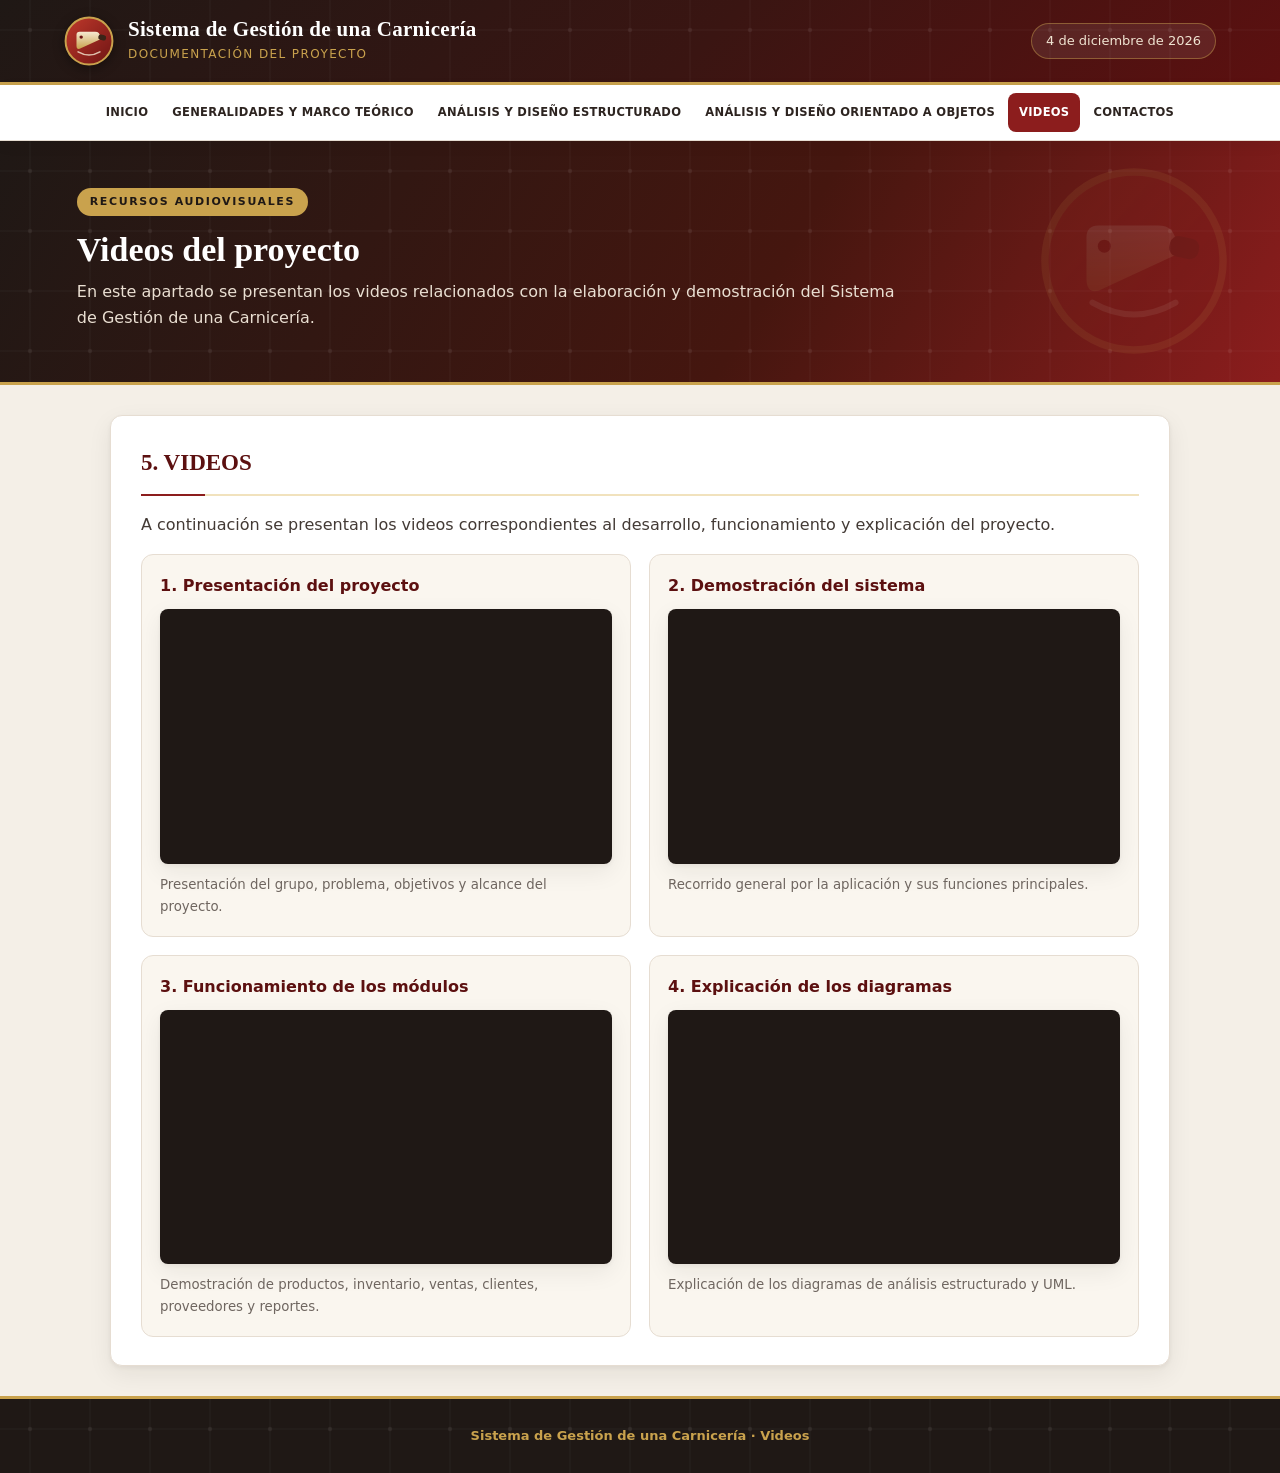
<file: videos.html>
<!doctype html>
<html lang="es">
  <head>
    <meta charset="UTF-8" />
    <meta name="viewport" content="width=device-width, initial-scale=1.0" />
    <title>Videos | Sistema de Gestión de Carnicería</title>

    <link rel="icon" type="image/svg+xml" href="img/carniceria/logo.svg" />
    <link rel="stylesheet" href="css/estilos.css" />
  </head>

  <body>
    <header class="site-header">
      <a class="brand" href="index.html">
        <img class="brand-logo" src="img/carniceria/logo.svg" alt="Logo de la carnicería" />
        <span>
          <span class="brand-name">Sistema de Gestión de una Carnicería</span>
          <span class="brand-sub">Documentación del proyecto</span>
        </span>
      </a>
      <span id="fecha" class="fecha"></span>
    </header>

    <!-- MENÚ PRINCIPAL -->
    <nav class="site-nav">
      <a href="index.html">INICIO</a>
      <a href="marcoTeorico.html">GENERALIDADES Y MARCO TEÓRICO</a>
      <a href="analisisEstructurado.html">ANÁLISIS Y DISEÑO ESTRUCTURADO</a>
      <a href="analisisOO.html">ANÁLISIS Y DISEÑO ORIENTADO A OBJETOS</a>
      <a class="active" href="videos.html">VIDEOS</a>
      <a href="contactos.html">CONTACTOS</a>
    </nav>

    <!-- PRESENTACIÓN -->
    <section class="hero">
      <span class="tag">RECURSOS AUDIOVISUALES</span>

      <h1>Videos del proyecto</h1>

      <p>
        En este apartado se presentan los videos relacionados con la elaboración y demostración del Sistema de
        Gestión de una Carnicería.
      </p>
    </section>

    <main class="container">
      <section class="card">
        <h2>5. VIDEOS</h2>

        <p>
          A continuación se presentan los videos correspondientes al desarrollo, funcionamiento y explicación
          del proyecto.
        </p>

        <div class="grid">
          <!-- VIDEO 1 -->
          <div class="video-slot">
            <h3>1. Presentación del proyecto</h3>

            <!--
                VIDEO 1:
                Reemplaza ID_DEL_VIDEO por el ID de YouTube.
                Después elimina los comentarios HTML que rodean
                al iframe para mostrar el video.
                -->

            <iframe
              class="video-frame"
              src="https://www.youtube.com/embed/ID_DEL_VIDEO"
              title="Presentación del proyecto"
              allowfullscreen
            >
            </iframe>

            <small> Presentación del grupo, problema, objetivos y alcance del proyecto. </small>
          </div>

          <!-- VIDEO 2 -->
          <div class="video-slot">
            <h3>2. Demostración del sistema</h3>

            <!--
                VIDEO 2:
                Reemplaza ID_DEL_VIDEO por el ID de YouTube.
                -->

            <iframe
              class="video-frame"
              src="https://www.youtube.com/embed/ID_DEL_VIDEO"
              title="Demostración del sistema"
              allowfullscreen
            >
            </iframe>

            <small> Recorrido general por la aplicación y sus funciones principales. </small>
          </div>

          <!-- VIDEO 3 -->
          <div class="video-slot">
            <h3>3. Funcionamiento de los módulos</h3>

            <!--
                VIDEO 3:
                Reemplaza ID_DEL_VIDEO por el ID de YouTube.
                -->

            <iframe
              class="video-frame"
              src="https://www.youtube.com/embed/ID_DEL_VIDEO"
              title="Funcionamiento de los módulos"
              allowfullscreen
            >
            </iframe>

            <small> Demostración de productos, inventario, ventas, clientes, proveedores y reportes. </small>
          </div>

          <!-- VIDEO 4 -->
          <div class="video-slot">
            <h3>4. Explicación de los diagramas</h3>

            <!--
                VIDEO 4:
                Reemplaza ID_DEL_VIDEO por el ID de YouTube.
                -->

            <iframe
              class="video-frame"
              src="https://www.youtube.com/embed/ID_DEL_VIDEO"
              title="Explicación de los diagramas"
              allowfullscreen
            >
            </iframe>

            <small> Explicación de los diagramas de análisis estructurado y UML. </small>
          </div>
        </div>
      </section>

    </main>

    <footer class="site-footer">
      <strong>Sistema de Gestión de una Carnicería · Videos</strong>
    </footer>

    <script src="js/comun.js"></script>
  </body>
</html>
</file>
<file: css/estilos.css>
/* ==========================================================================
   SISTEMA DE GESTIÓN DE CARNICERÍA — Estilos compartidos
   Contenido:
   1. Variables y base
   2. Cabecera y navegación
   3. Portada de páginas internas (hero)
   4. Páginas de documentación (índice lateral + secciones)
   5. Tablas, figuras y avisos
   6. Contactos y videos
   7. Pie de página
   8. Responsive e impresión
   ========================================================================== */

/* 1. VARIABLES Y BASE
   -------------------------------------------------------------------------- */
:root {
  --vino: #8c1d1d;
  --vino-oscuro: #5c1010;
  --vino-claro: #f7e9e6;
  --carbon: #1f1815;
  --carbon-2: #2d2420;
  --dorado: #c9a24d;
  --dorado-claro: #f1e2bd;
  --crema: #faf6ef;
  --papel: #f4efe7;
  --blanco: #ffffff;
  --texto: #2b2522;
  --gris: #6f6660;
  --borde: #e6ddd2;
  --verde: #2f7d4f;
  --ambar: #b7791f;

  --fuente-titulos: Georgia, "Times New Roman", serif;
  --fuente-texto: "Segoe UI", system-ui, -apple-system, Roboto, "Helvetica Neue", Arial, sans-serif;

  --radio: 12px;
  --sombra: 0 2px 4px rgba(31, 24, 21, 0.05), 0 8px 24px rgba(31, 24, 21, 0.07);
  --sombra-fuerte: 0 12px 34px rgba(31, 24, 21, 0.18);
}

*,
*::before,
*::after {
  box-sizing: border-box;
}

html {
  scroll-behavior: smooth;
}

body {
  margin: 0;
  font-family: var(--fuente-texto);
  background: var(--papel);
  color: var(--texto);
  line-height: 1.65;
}

img {
  max-width: 100%;
  height: auto;
}

a {
  color: var(--vino);
}

/* 2. CABECERA Y NAVEGACIÓN
   -------------------------------------------------------------------------- */
.site-header {
  background:
    url("../img/carniceria/patron.svg"),
    linear-gradient(135deg, var(--carbon) 0%, #3a1512 55%, var(--vino-oscuro) 100%);
  color: var(--blanco);
  padding: 16px 5%;
  display: flex;
  align-items: center;
  justify-content: space-between;
  gap: 16px;
  flex-wrap: wrap;
  border-bottom: 3px solid var(--dorado);
}

.brand {
  display: flex;
  align-items: center;
  gap: 14px;
  color: inherit;
  text-decoration: none;
}

.brand-logo {
  width: 50px;
  height: 50px;
  flex-shrink: 0;
  filter: drop-shadow(0 3px 6px rgba(0, 0, 0, 0.4));
}

.brand-name {
  display: block;
  font-family: var(--fuente-titulos);
  font-size: 21px;
  font-weight: 700;
  letter-spacing: 0.3px;
  line-height: 1.2;
}

.brand-sub {
  display: block;
  margin-top: 3px;
  font-size: 12px;
  letter-spacing: 1.4px;
  text-transform: uppercase;
  color: var(--dorado);
}

.fecha {
  display: inline-block;
  font-size: 13px;
  color: #f0e4d2;
  background: rgba(255, 255, 255, 0.08);
  border: 1px solid rgba(201, 162, 77, 0.45);
  padding: 6px 14px;
  border-radius: 999px;
}

.fecha::first-letter {
  text-transform: uppercase;
}

.site-nav {
  position: sticky;
  top: 0;
  z-index: 50;
  display: flex;
  gap: 2px;
  flex-wrap: wrap;
  justify-content: center;
  background: var(--blanco);
  padding: 8px 2%;
  border-bottom: 1px solid var(--borde);
  box-shadow: 0 4px 14px rgba(31, 24, 21, 0.06);
}

.site-nav a {
  color: var(--carbon-2);
  text-decoration: none;
  padding: 10px 11px;
  border-radius: 8px;
  font-size: 11.5px;
  font-weight: 700;
  letter-spacing: 0.3px;
  transition:
    background 0.2s,
    color 0.2s;
}

.site-nav a:hover {
  background: var(--vino-claro);
  color: var(--vino);
}

.site-nav a.active {
  background: var(--vino);
  color: var(--blanco);
}

/* 3. PORTADA DE PÁGINAS INTERNAS (HERO)
   -------------------------------------------------------------------------- */
.hero {
  position: relative;
  padding: 46px 6% 50px;
  color: var(--blanco);
  background:
    url("../img/carniceria/patron.svg"),
    linear-gradient(120deg, var(--carbon) 0%, #45160f 60%, var(--vino) 100%);
  border-bottom: 3px solid var(--dorado);
  overflow: hidden;
}

.hero::after {
  content: "";
  position: absolute;
  right: 4%;
  top: 50%;
  width: 190px;
  height: 190px;
  transform: translateY(-50%);
  background: url("../img/carniceria/logo.svg") center / contain no-repeat;
  opacity: 0.1;
  pointer-events: none;
}

.hero .tag {
  display: inline-block;
  font-size: 11px;
  font-weight: 700;
  letter-spacing: 1.6px;
  color: var(--carbon);
  background: var(--dorado);
  padding: 5px 13px;
  border-radius: 999px;
}

.hero h1 {
  margin: 14px 0 8px;
  font-family: var(--fuente-titulos);
  font-size: 34px;
  line-height: 1.2;
}

.hero p {
  margin: 0;
  max-width: 820px;
  color: #eadfd2;
  font-size: 16px;
}

/* 4. PÁGINAS DE DOCUMENTACIÓN
   -------------------------------------------------------------------------- */
.wrapper {
  max-width: 1240px;
  margin: 28px auto;
  padding: 0 20px;
  display: grid;
  grid-template-columns: 260px minmax(0, 1fr);
  gap: 24px;
  align-items: start;
}

.contents {
  position: sticky;
  top: 70px;
  background: var(--blanco);
  border: 1px solid var(--borde);
  border-top: 4px solid var(--vino);
  border-radius: var(--radio);
  padding: 20px 16px;
  box-shadow: var(--sombra);
}

.contents h3 {
  margin: 0 0 12px 8px;
  font-size: 12px;
  letter-spacing: 1.4px;
  color: var(--vino);
}

.contents a {
  display: block;
  padding: 8px 10px;
  border-radius: 6px;
  color: #4a413b;
  font-size: 13px;
  text-decoration: none;
  border-left: 3px solid transparent;
  transition: all 0.2s;
}

.contents a:hover {
  background: var(--vino-claro);
  color: var(--vino);
  border-left-color: var(--dorado);
}

.article-section,
.card {
  background: var(--blanco);
  border: 1px solid var(--borde);
  border-radius: var(--radio);
  padding: 28px 30px;
  margin-bottom: 20px;
  box-shadow: var(--sombra);
}

.article-section {
  scroll-margin-top: 80px;
}

.article-section h2,
.card h2 {
  margin: 0 0 16px;
  padding-bottom: 12px;
  font-family: var(--fuente-titulos);
  font-size: 23px;
  color: var(--vino-oscuro);
  border-bottom: 2px solid var(--dorado-claro);
  position: relative;
}

.article-section h2::after,
.card h2::after {
  content: "";
  position: absolute;
  left: 0;
  bottom: -2px;
  width: 64px;
  height: 2px;
  background: var(--vino);
}

.article-section h3 {
  margin: 22px 0 8px;
  font-size: 17px;
  color: var(--carbon-2);
}

.article-section p,
.card p {
  color: #433a35;
  text-align: justify;
}

.article-section ul,
.article-section ol {
  padding-left: 22px;
  color: #433a35;
}

.article-section li {
  margin-bottom: 6px;
}

.article-section li::marker {
  color: var(--vino);
}

.phase {
  display: inline-block;
  min-width: 96px;
  margin-right: 8px;
  padding: 2px 12px;
  border-radius: 999px;
  background: var(--vino);
  color: var(--blanco);
  font-size: 12px;
  font-weight: 700;
  text-align: center;
}

/* 5. TABLAS, FIGURAS Y AVISOS
   -------------------------------------------------------------------------- */
.info {
  margin: 18px 0 4px;
  padding: 14px 18px;
  background: var(--crema);
  border: 1px solid var(--dorado-claro);
  border-left: 5px solid var(--dorado);
  border-radius: 8px;
  color: #4a3b22;
}

.image-frame {
  margin: 20px 0;
  padding: 16px;
  background: var(--crema);
  border: 1px solid var(--borde);
  border-radius: var(--radio);
  text-align: center;
}

.image-frame img {
  display: block;
  margin: 0 auto;
  background: var(--blanco);
  border-radius: 6px;
  box-shadow: 0 4px 16px rgba(31, 24, 21, 0.12);
}

.image-frame figcaption {
  margin-top: 12px;
  font-size: 13px;
  font-style: italic;
  color: var(--gris);
}

.table-wrap {
  overflow-x: auto;
  border: 1px solid var(--borde);
  border-radius: 10px;
}

.table-wrap table {
  width: 100%;
  border-collapse: collapse;
  font-size: 14px;
}

.table-wrap th {
  background: var(--carbon-2);
  color: var(--blanco);
  text-align: left;
  padding: 12px 14px;
  font-size: 13px;
  letter-spacing: 0.4px;
}

.table-wrap td {
  padding: 12px 14px;
  border-bottom: 1px solid var(--borde);
  vertical-align: top;
}

.table-wrap tbody tr:nth-child(even) {
  background: var(--crema);
}

.table-wrap tbody tr:hover {
  background: var(--vino-claro);
}

/* 6. CONTACTOS Y VIDEOS
   -------------------------------------------------------------------------- */
.container {
  max-width: 1100px;
  margin: 30px auto;
  padding: 0 20px;
}

.members,
.academic {
  display: grid;
  grid-template-columns: repeat(2, minmax(0, 1fr));
  gap: 16px;
}

.member {
  padding: 18px 20px;
  background: var(--crema);
  border: 1px solid var(--borde);
  border-left: 5px solid var(--vino);
  border-radius: 10px;
  transition:
    transform 0.2s,
    box-shadow 0.2s;
}

.member:hover {
  transform: translateY(-3px);
  box-shadow: var(--sombra);
}

.member h3 {
  margin: 0 0 4px;
  font-size: 17px;
  color: var(--vino-oscuro);
}

.member p {
  margin: 0;
  font-size: 14px;
  color: var(--gris);
}

.data {
  padding: 14px 16px;
  background: var(--crema);
  border: 1px solid var(--borde);
  border-radius: 10px;
}

.data strong {
  display: block;
  font-size: 11px;
  letter-spacing: 1.2px;
  text-transform: uppercase;
  color: var(--vino);
}

.data span {
  color: var(--texto);
}

.grid {
  display: grid;
  grid-template-columns: repeat(2, minmax(0, 1fr));
  gap: 18px;
}

.video-slot {
  padding: 18px;
  background: var(--crema);
  border: 1px solid var(--borde);
  border-radius: var(--radio);
}

.video-slot h3 {
  margin: 0 0 10px;
  font-size: 16px;
  color: var(--vino-oscuro);
}

.video-frame {
  display: block;
  width: 100%;
  aspect-ratio: 16 / 9;
  border: 0;
  border-radius: 8px;
  background: var(--carbon);
  box-shadow: var(--sombra);
}

.video-slot small {
  display: block;
  margin-top: 10px;
  color: var(--gris);
}

/* 7. PIE DE PÁGINA
   -------------------------------------------------------------------------- */
.site-footer {
  margin-top: 30px;
  padding: 26px 5%;
  text-align: center;
  font-size: 13px;
  color: #cdbfae;
  background: url("../img/carniceria/patron.svg"), var(--carbon);
  border-top: 3px solid var(--dorado);
}

.site-footer strong {
  color: var(--dorado);
}

/* 8. RESPONSIVE E IMPRESIÓN
   -------------------------------------------------------------------------- */
@media (max-width: 900px) {
  .wrapper {
    grid-template-columns: 1fr;
  }

  .contents {
    position: static;
  }

  .contents nav {
    display: grid;
    grid-template-columns: repeat(2, 1fr);
  }
}

@media (max-width: 700px) {
  .members,
  .academic,
  .grid {
    grid-template-columns: 1fr;
  }

  .hero {
    padding: 32px 5% 36px;
  }

  .hero h1 {
    font-size: 26px;
  }

  .site-nav {
    flex-wrap: nowrap;
    justify-content: flex-start;
    overflow-x: auto;
    padding: 8px;
  }

  .site-nav a {
    flex-shrink: 0;
    font-size: 11px;
    padding: 9px 10px;
  }

  .article-section,
  .card {
    padding: 20px 18px;
  }

  .article-section p,
  .card p {
    text-align: left;
  }
}

@media print {
  .site-header,
  .site-nav,
  .contents,
  .site-footer {
    display: none;
  }

  body {
    background: var(--blanco);
  }

  .wrapper {
    display: block;
  }

  .article-section,
  .card {
    box-shadow: none;
    break-inside: avoid;
  }
}
</file>
<file: css/sistema.css>
/* ==========================================================================
   PÁGINA DE INICIO Y SISTEMA DE GESTIÓN (index.html)
   Requiere estilos.css (variables, cabecera, navegación y pie de página).
   Contenido:
   1. Portada de bienvenida
   2. Categorías con imágenes
   3. Estructura del sistema (menú lateral + contenido)
   4. Tarjetas, paneles y métricas
   5. Formularios y botones
   6. Tablas y etiquetas
   7. Responsive
   ========================================================================== */

/* 1. PORTADA DE BIENVENIDA
   -------------------------------------------------------------------------- */
.portada {
  display: grid;
  grid-template-columns: minmax(0, 1.05fr) minmax(0, 0.95fr);
  align-items: center;
  gap: 30px;
  padding: 54px 6% 46px;
  color: var(--blanco);
  background:
    url("../img/carniceria/patron.svg"),
    radial-gradient(circle at 80% 40%, rgba(201, 162, 77, 0.22), transparent 55%),
    linear-gradient(120deg, var(--carbon) 0%, #3b1511 55%, var(--vino-oscuro) 100%);
}

.portada-etiqueta {
  display: inline-block;
  padding: 5px 14px;
  border-radius: 999px;
  background: var(--dorado);
  color: var(--carbon);
  font-size: 11px;
  font-weight: 700;
  letter-spacing: 1.8px;
}

.portada h1 {
  margin: 18px 0 14px;
  font-family: var(--fuente-titulos);
  font-size: clamp(30px, 4.2vw, 50px);
  line-height: 1.12;
}

.portada h1 span {
  color: var(--dorado);
}

.portada p {
  max-width: 540px;
  margin: 0 0 26px;
  font-size: 17px;
  color: #eadfd2;
}

.portada-botones {
  display: flex;
  flex-wrap: wrap;
  gap: 12px;
}

.btn-portada {
  display: inline-block;
  padding: 13px 26px;
  border-radius: 8px;
  font-weight: 700;
  font-size: 14px;
  text-decoration: none;
  background: var(--dorado);
  color: var(--carbon);
  transition:
    transform 0.2s,
    box-shadow 0.2s;
}

.btn-portada:hover {
  transform: translateY(-2px);
  box-shadow: 0 8px 20px rgba(0, 0, 0, 0.35);
}

.btn-portada.secundario {
  background: transparent;
  color: var(--blanco);
  border: 1.5px solid rgba(255, 255, 255, 0.55);
}

.btn-portada.secundario:hover {
  background: rgba(255, 255, 255, 0.1);
}

.portada-modulos {
  display: flex;
  flex-wrap: wrap;
  gap: 8px;
  margin-top: 28px;
}

.portada-modulos span {
  padding: 5px 13px;
  font-size: 12px;
  border: 1px solid rgba(201, 162, 77, 0.55);
  border-radius: 999px;
  color: var(--dorado-claro);
  background: rgba(255, 255, 255, 0.05);
}

.portada-imagen img {
  display: block;
  width: 100%;
  max-width: 600px;
  margin: 0 auto;
  filter: drop-shadow(0 20px 30px rgba(0, 0, 0, 0.45));
}

/* 2. CATEGORÍAS CON IMÁGENES
   -------------------------------------------------------------------------- */
.categorias {
  max-width: 1240px;
  margin: 0 auto;
  padding: 44px 20px 10px;
}

.titulo-seccion {
  margin-bottom: 24px;
  text-align: center;
}

.titulo-seccion h2 {
  margin: 0 0 6px;
  font-family: var(--fuente-titulos);
  font-size: 28px;
  color: var(--vino-oscuro);
}

.titulo-seccion p {
  margin: 0;
  color: var(--gris);
}

.titulo-seccion::after {
  content: "";
  display: block;
  width: 70px;
  height: 3px;
  margin: 14px auto 0;
  border-radius: 2px;
  background: linear-gradient(90deg, var(--vino), var(--dorado));
}

.categorias-grid {
  display: grid;
  grid-template-columns: repeat(4, minmax(0, 1fr));
  gap: 20px;
}

.categoria {
  overflow: hidden;
  background: var(--blanco);
  border: 1px solid var(--borde);
  border-radius: var(--radio);
  box-shadow: var(--sombra);
  transition:
    transform 0.25s,
    box-shadow 0.25s;
}

.categoria:hover {
  transform: translateY(-6px);
  box-shadow: var(--sombra-fuerte);
}

.categoria img {
  display: block;
  width: 100%;
  aspect-ratio: 400 / 260;
  object-fit: cover;
}

.categoria div {
  padding: 16px 18px 20px;
}

.categoria h3 {
  margin: 0 0 4px;
  font-family: var(--fuente-titulos);
  font-size: 19px;
  color: var(--vino-oscuro);
}

.categoria p {
  margin: 0;
  font-size: 13px;
  color: var(--gris);
}

/* 3. ESTRUCTURA DEL SISTEMA
   -------------------------------------------------------------------------- */
.sistema {
  max-width: 1240px;
  margin: 40px auto 0;
  padding: 0 20px;
}

.layout {
  display: grid;
  grid-template-columns: 230px minmax(0, 1fr);
  min-height: 620px;
  overflow: hidden;
  background: var(--papel);
  border: 1px solid var(--borde);
  border-radius: 16px;
  box-shadow: var(--sombra-fuerte);
}

.sidebar {
  padding: 22px 14px;
  color: var(--blanco);
  background: url("../img/carniceria/patron.svg"), linear-gradient(180deg, var(--carbon-2), var(--carbon));
}

.sidebar h3 {
  margin: 0 10px 16px;
  font-size: 11px;
  letter-spacing: 1.6px;
  text-transform: uppercase;
  color: var(--dorado);
}

.side-btn {
  display: flex;
  align-items: center;
  gap: 10px;
  width: 100%;
  margin: 3px 0;
  padding: 12px 14px;
  border: 0;
  border-left: 3px solid transparent;
  border-radius: 8px;
  background: transparent;
  color: #e8dfd6;
  font-family: inherit;
  font-size: 14px;
  text-align: left;
  cursor: pointer;
  transition:
    background 0.2s,
    color 0.2s;
}

.side-btn:hover {
  background: rgba(255, 255, 255, 0.08);
}

.side-btn.active {
  background: var(--vino);
  border-left-color: var(--dorado);
  color: var(--blanco);
}

.layout main {
  min-width: 0;
  padding: 28px;
}

.section {
  display: none;
}

.section.active {
  display: block;
  animation: aparecer 0.3s ease;
}

@keyframes aparecer {
  from {
    opacity: 0;
    transform: translateY(6px);
  }
  to {
    opacity: 1;
    transform: none;
  }
}

.page-title {
  display: flex;
  align-items: center;
  justify-content: space-between;
  gap: 16px;
  flex-wrap: wrap;
  margin-bottom: 22px;
}

.page-title h2 {
  margin: 0;
  font-family: var(--fuente-titulos);
  font-size: 26px;
  color: var(--vino-oscuro);
}

.page-title p {
  margin: 6px 0 0;
  font-size: 14px;
  color: var(--gris);
}

/* 4. TARJETAS, PANELES Y MÉTRICAS
   -------------------------------------------------------------------------- */
.cards {
  display: grid;
  grid-template-columns: repeat(4, minmax(0, 1fr));
  gap: 16px;
  margin-bottom: 22px;
}

.layout .card,
.panel {
  padding: 18px 20px;
  margin-bottom: 0;
  background: var(--blanco);
  border: 1px solid var(--borde);
  border-radius: var(--radio);
  box-shadow: var(--sombra);
}

.layout .card {
  border-top: 3px solid var(--vino);
}

.metric {
  display: flex;
  align-items: center;
  justify-content: space-between;
}

.metric .label,
.card .label {
  font-size: 13px;
  color: var(--gris);
}

.metric .number,
.card .number {
  margin-top: 8px;
  font-family: var(--fuente-titulos);
  font-size: 28px;
  font-weight: 700;
  color: var(--carbon);
}

.metric .symbol {
  padding: 10px;
  font-size: 24px;
  border-radius: 12px;
  background: var(--vino-claro);
}

.grid-two {
  display: grid;
  grid-template-columns: 1fr 1fr;
  gap: 18px;
}

.panel h3 {
  margin: 0 0 16px;
  padding-bottom: 10px;
  font-family: var(--fuente-titulos);
  font-size: 17px;
  color: var(--vino-oscuro);
  border-bottom: 2px solid var(--dorado-claro);
}

.muted {
  font-size: 13px;
  color: var(--gris);
}

.notice {
  margin-bottom: 16px;
  padding: 12px 16px;
  font-size: 13px;
  color: #6b4f14;
  background: #fff7e3;
  border: 1px solid var(--dorado-claro);
  border-left: 4px solid var(--dorado);
  border-radius: 8px;
}

.total-line {
  margin-top: 14px;
  font-size: 20px;
  font-weight: 700;
  text-align: right;
  color: var(--vino-oscuro);
}

.empty {
  padding: 22px;
  text-align: center;
  color: var(--gris);
}

/* 5. FORMULARIOS Y BOTONES
   -------------------------------------------------------------------------- */
.form-grid {
  display: grid;
  grid-template-columns: repeat(2, minmax(0, 1fr));
  gap: 14px;
}

.field {
  display: flex;
  flex-direction: column;
  gap: 6px;
}

.field.full {
  grid-column: 1 / -1;
}

.field label {
  font-size: 13px;
  font-weight: 700;
  color: var(--carbon-2);
}

input,
select {
  width: 100%;
  padding: 10px 12px;
  font-family: inherit;
  font-size: 14px;
  color: var(--texto);
  background: var(--blanco);
  border: 1px solid #d8cec2;
  border-radius: 8px;
  transition:
    border-color 0.2s,
    box-shadow 0.2s;
}

input:focus,
select:focus {
  outline: none;
  border-color: var(--vino);
  box-shadow: 0 0 0 3px rgba(140, 29, 29, 0.15);
}

.search {
  max-width: 270px;
  margin-bottom: 12px;
}

.actions {
  display: flex;
  flex-wrap: wrap;
  gap: 8px;
  margin-top: 16px;
}

.btn {
  padding: 10px 16px;
  border: 0;
  border-radius: 8px;
  background: var(--vino);
  color: var(--blanco);
  font-family: inherit;
  font-size: 14px;
  font-weight: 700;
  cursor: pointer;
  transition:
    background 0.2s,
    transform 0.15s;
}

.btn:hover {
  background: var(--vino-oscuro);
  transform: translateY(-1px);
}

.btn.secondary {
  background: #ebe3d8;
  color: var(--carbon-2);
}

.btn.secondary:hover {
  background: #ddd2c3;
}

.btn.danger {
  background: #b42318;
}

.btn.danger:hover {
  background: #8f1c13;
}

.btn.small {
  padding: 6px 10px;
  font-size: 12px;
}

/* 6. TABLAS Y ETIQUETAS
   -------------------------------------------------------------------------- */
.layout .table-wrap {
  border: 0;
  border-radius: 0;
}

.layout table {
  width: 100%;
  border-collapse: collapse;
  font-size: 13px;
}

.layout th,
.layout td {
  padding: 11px 10px;
  text-align: left;
  white-space: nowrap;
  border-bottom: 1px solid var(--borde);
}

.layout th {
  background: var(--crema);
  color: var(--carbon-2);
  font-size: 12px;
  letter-spacing: 0.4px;
}

.layout tbody tr:nth-child(even) {
  background: transparent;
}

.layout tbody tr:hover {
  background: var(--crema);
}

.pill {
  display: inline-block;
  padding: 4px 10px;
  font-size: 11px;
  font-weight: 700;
  color: var(--verde);
  background: #e6f3eb;
  border-radius: 999px;
}

.pill.warn {
  color: #946200;
  background: #fff1cf;
}

.pill.bad {
  color: #b42318;
  background: #fde8e7;
}

/* 7. RESPONSIVE
   -------------------------------------------------------------------------- */
@media (max-width: 1000px) {
  .categorias-grid,
  .cards {
    grid-template-columns: repeat(2, minmax(0, 1fr));
  }
}

@media (max-width: 900px) {
  .portada {
    grid-template-columns: 1fr;
    padding: 40px 6% 36px;
    text-align: center;
  }

  .portada p {
    margin-left: auto;
    margin-right: auto;
  }

  .portada-botones,
  .portada-modulos {
    justify-content: center;
  }

  .portada-imagen {
    order: -1;
  }

  .portada-imagen img {
    max-width: 380px;
  }
}

@media (max-width: 760px) {
  .layout {
    grid-template-columns: 1fr;
  }

  .sidebar {
    display: flex;
    flex-wrap: wrap;
    align-items: center;
    gap: 4px;
    padding: 12px;
  }

  .sidebar h3 {
    width: 100%;
    margin: 4px 8px;
  }

  .side-btn {
    width: auto;
    padding: 9px 12px;
  }

  .grid-two {
    grid-template-columns: 1fr;
  }

  .layout main {
    padding: 16px;
  }

  .sistema {
    padding: 0 10px;
  }
}

@media (max-width: 480px) {
  .categorias-grid,
  .cards,
  .form-grid {
    grid-template-columns: 1fr;
  }

  .field.full {
    grid-column: auto;
  }
}

@media print {
  .portada,
  .categorias,
  .sidebar {
    display: none;
  }

  .layout {
    display: block;
    border: 0;
    box-shadow: none;
  }
}
</file>
